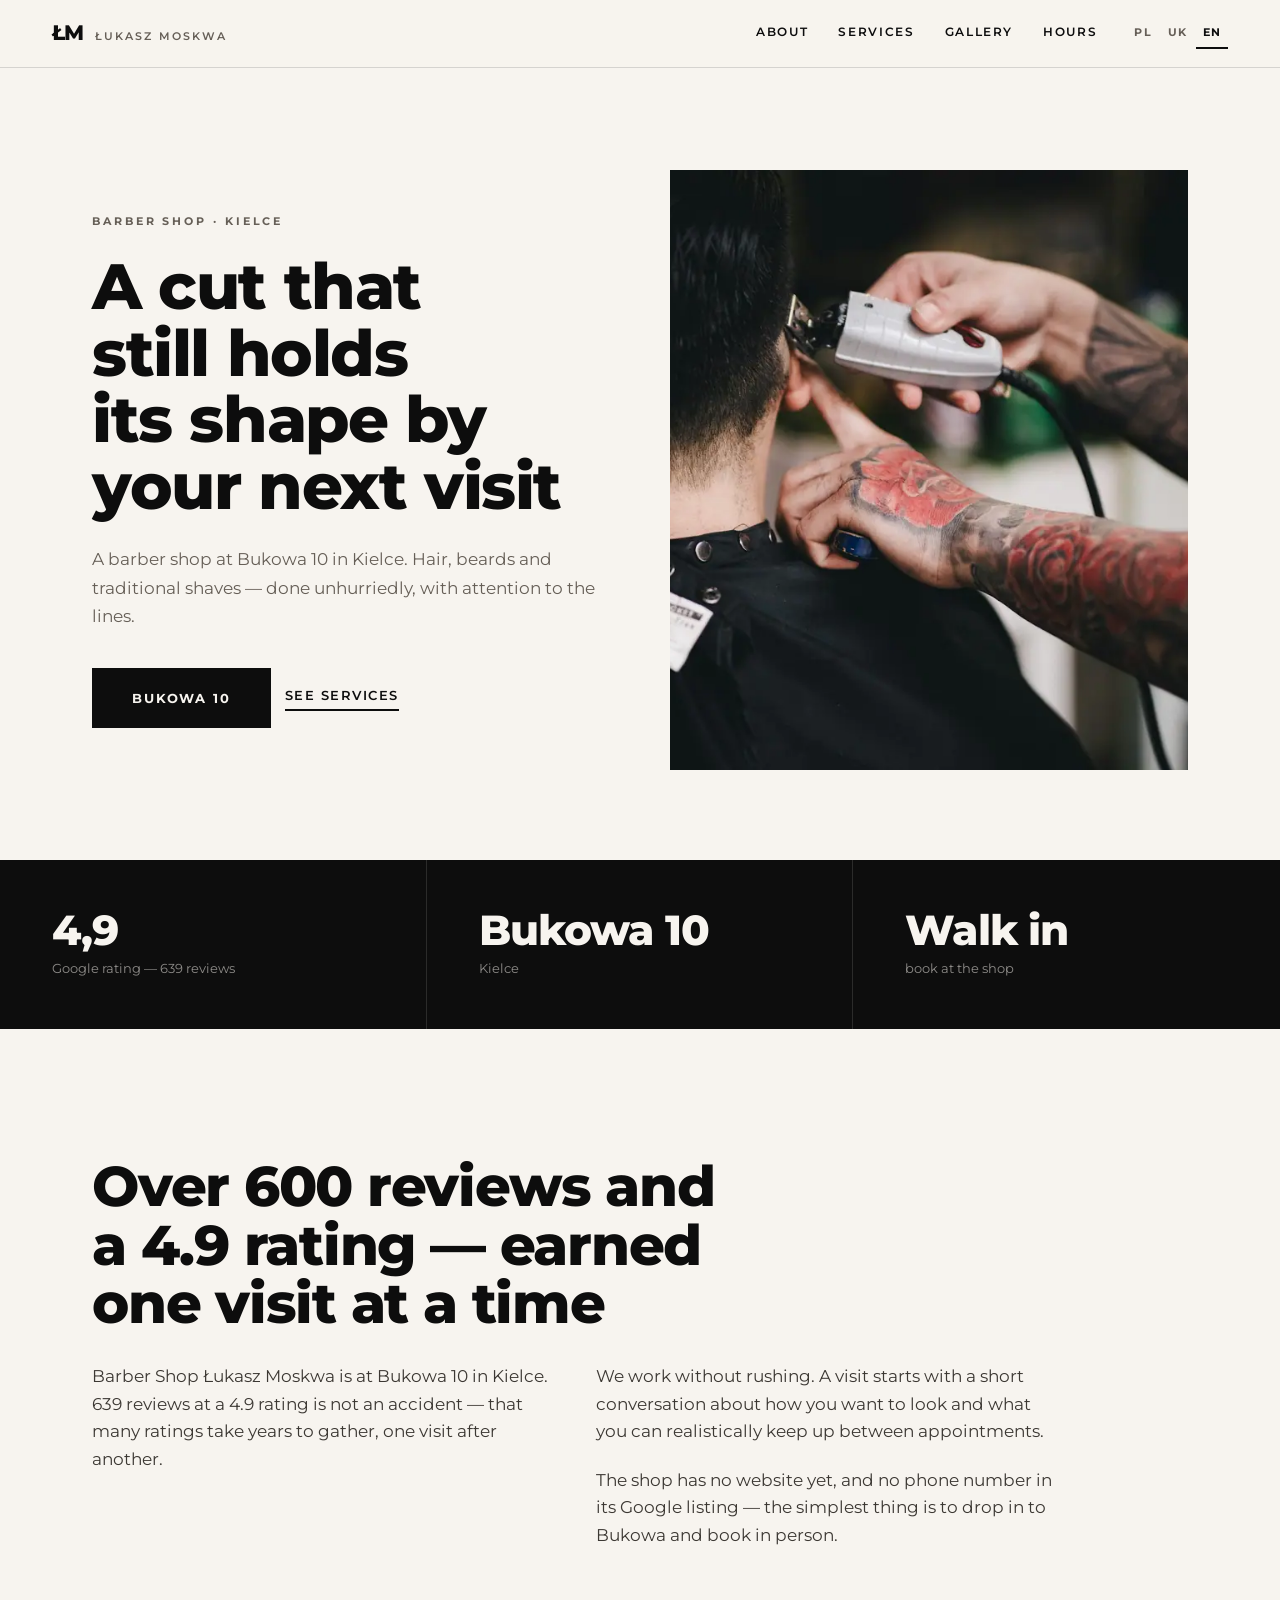
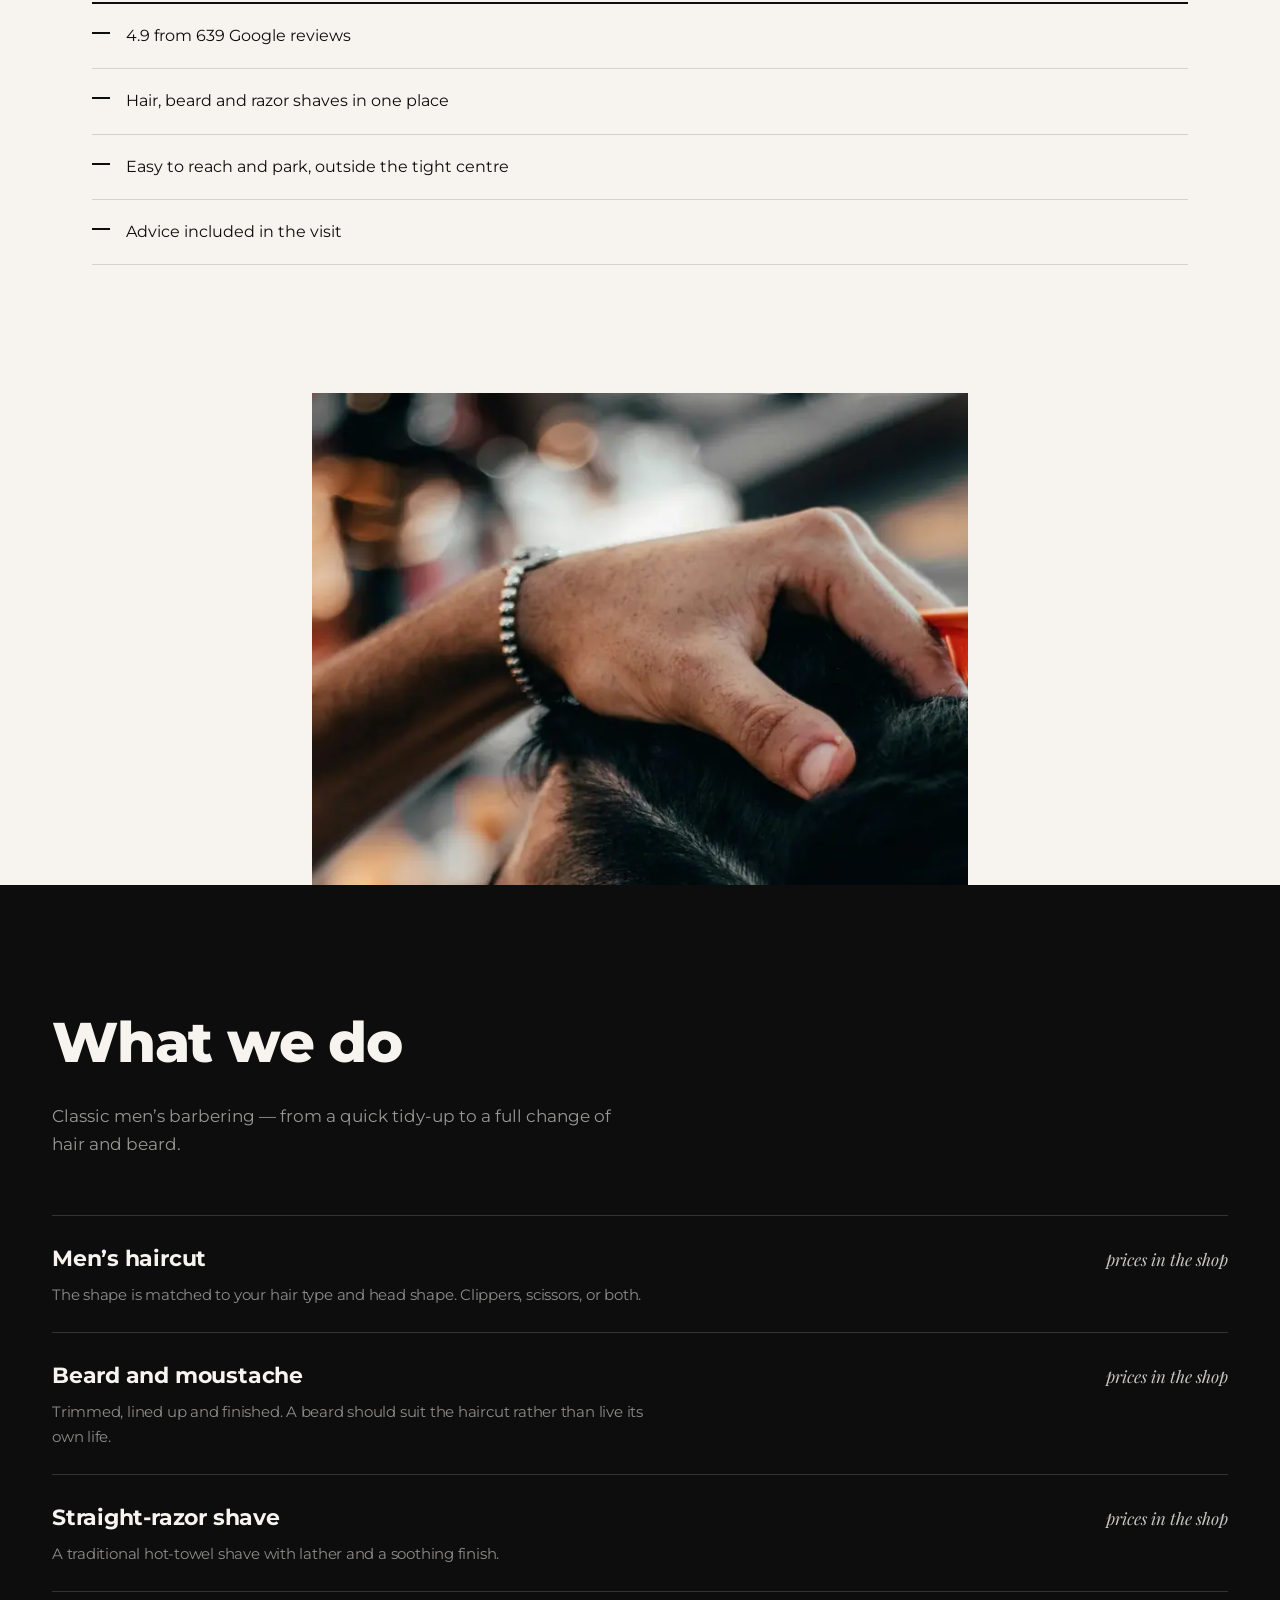
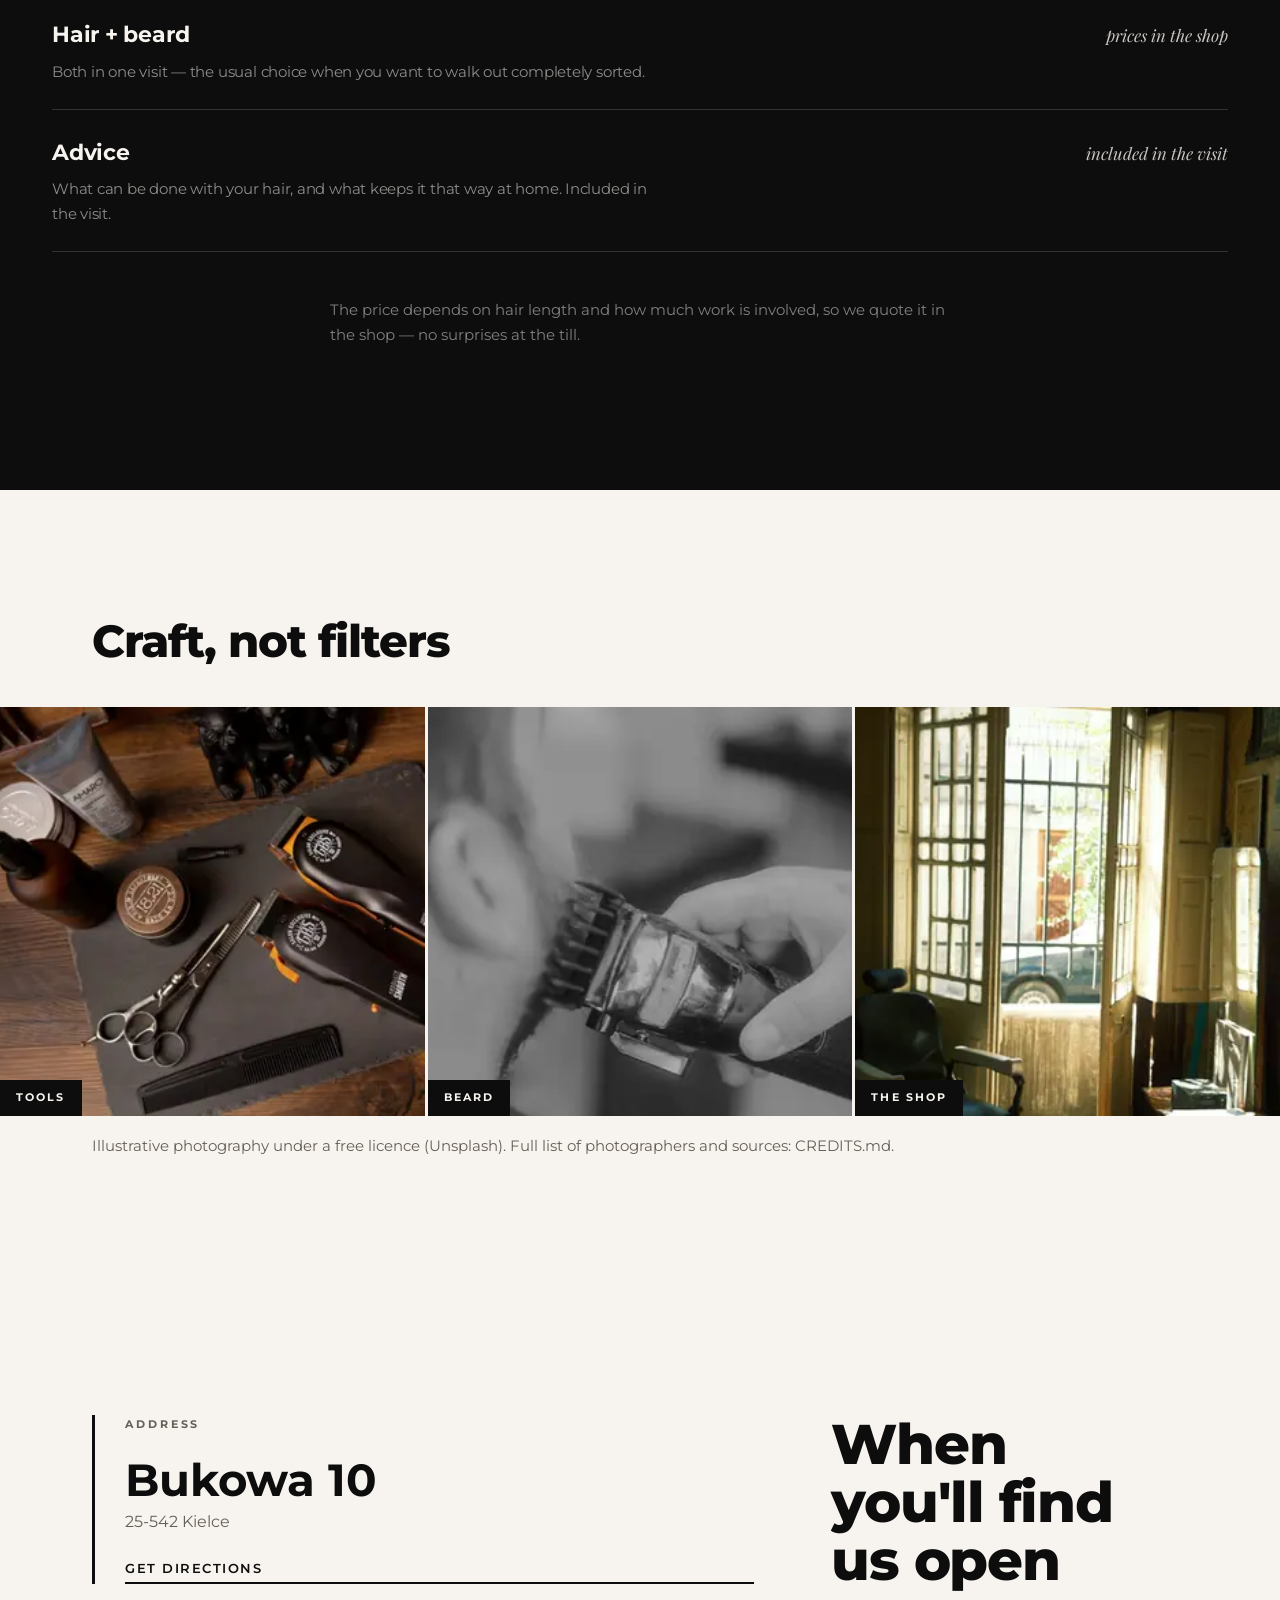
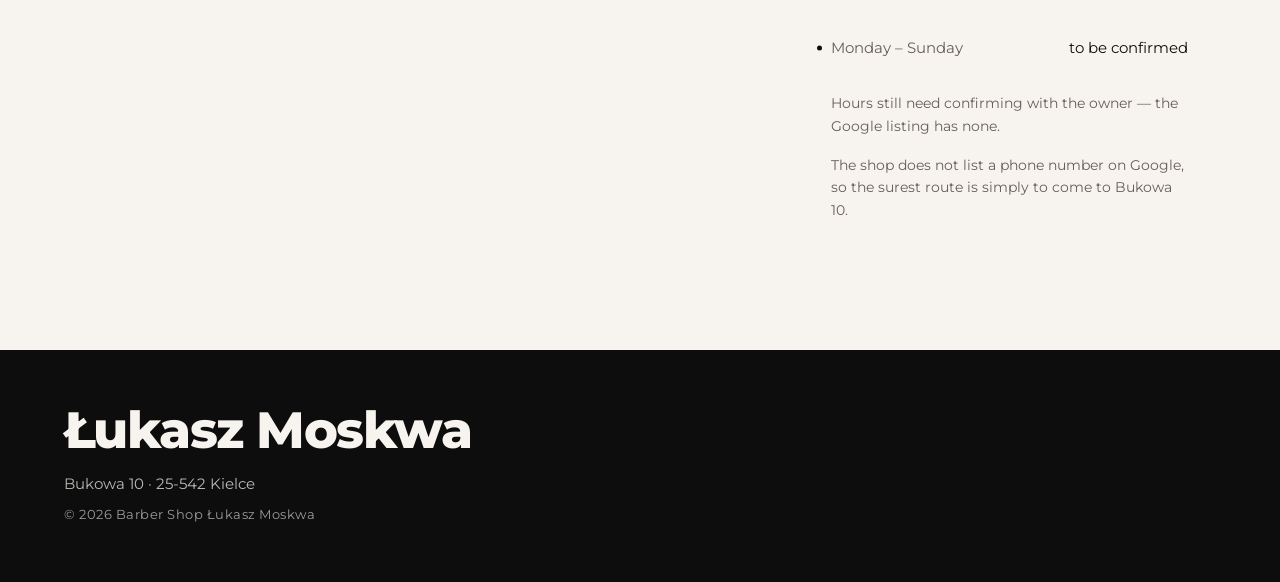
<file: index.html>
<!DOCTYPE html>
<html lang="pl">
<head>
<meta charset="utf-8">
<meta name="viewport" content="width=device-width, initial-scale=1">
<title>Barber Shop Łukasz Moskwa — barber męski, Kielce Bukowa 10</title>
<meta name="description" content="Barber shop przy Bukowej 10 w Kielcach. Strzyżenie męskie, broda i klasyczne golenie brzytwą. Ocena 4,9 przy 639 opiniach w Google.">
<meta name="robots" content="noindex, nofollow">
<link rel="canonical" href="https://otabekmamadaliev.github.io/barber-moskwa-kielce/">
<link rel="alternate" hreflang="pl" href="https://otabekmamadaliev.github.io/barber-moskwa-kielce/">
<link rel="alternate" hreflang="uk" href="https://otabekmamadaliev.github.io/barber-moskwa-kielce/uk/">
<link rel="alternate" hreflang="en" href="https://otabekmamadaliev.github.io/barber-moskwa-kielce/en/">
<link rel="alternate" hreflang="x-default" href="https://otabekmamadaliev.github.io/barber-moskwa-kielce/">
<meta name="theme-color" content="#0D0D0D">
<meta property="og:type" content="website">
<meta property="og:locale" content="pl_PL">
<meta property="og:site_name" content="Barber Shop Łukasz Moskwa">
<meta property="og:title" content="Barber Shop Łukasz Moskwa — barber męski, Kielce Bukowa 10">
<meta property="og:description" content="Barber shop przy Bukowej 10 w Kielcach. Strzyżenie męskie, broda i klasyczne golenie brzytwą. Ocena 4,9 przy 639 opiniach w Google.">
<meta property="og:url" content="https://otabekmamadaliev.github.io/barber-moskwa-kielce/">
<meta property="og:image" content="https://otabekmamadaliev.github.io/barber-moskwa-kielce/assets/img/og.jpg">
<meta name="twitter:card" content="summary_large_image">
<link rel="icon" href="data:image/svg+xml,%3Csvg xmlns='http://www.w3.org/2000/svg' viewBox='0 0 32 32'%3E%3Crect width='32' height='32' fill='%230D0D0D'/%3E%3Ctext x='16' y='23' font-family='Arial Black,Arial' font-weight='900' font-size='16' fill='%23F7F4EF' text-anchor='middle'%3E%C5%81M%3C/text%3E%3C/svg%3E">
<link rel="preconnect" href="https://fonts.googleapis.com">
<link rel="preconnect" href="https://fonts.gstatic.com" crossorigin>
<link rel="stylesheet" href="https://fonts.googleapis.com/css2?family=Montserrat:wght@400;500;700;800&family=Playfair+Display:ital,wght@0,500;1,500&display=swap">
<script>
/* Wykrywanie języka — patrz komentarz w kielce-web-studio/tmp/gen/lang-auto.mjs.
   Działa przed CSS, żeby nie było mignięcia polską wersją. */
(function(){
  try{
    var tu = document.documentElement.lang.slice(0,2);
    var znane = { pl:1, uk:1, en:1 };
    function idz(l){
      var p = location.pathname.replace(/index\.html$/, '').replace(/\/(uk|en)\/?$/, '/');
      if (p.slice(-1) !== '/') p += '/';
      location.replace(l === 'pl' ? p : p + l + '/');
    }
    var wybrany = null;
    try { wybrany = localStorage.getItem('jezyk'); } catch(e){}
    if (wybrany && znane[wybrany]) { if (wybrany !== tu) idz(wybrany); return; }
    if (tu !== 'pl') return;
    try { if (sessionStorage.getItem('jezyk-auto')) return; sessionStorage.setItem('jezyk-auto','1'); } catch(e){}
    var chce = 'en';
    var lista = navigator.languages || [navigator.language || 'en'];
    for (var i = 0; i < lista.length; i++) {
      var l = String(lista[i]).slice(0,2).toLowerCase();
      if (znane[l]) { chce = l; break; }
    }
    if (chce !== 'pl') idz(chce);
  }catch(e){}
})();
</script>
<link rel="stylesheet" href="assets/style.css">

<link rel="preload" as="image" href="assets/img/hero-2000.webp"
      imagesrcset="assets/img/hero-640.webp 640w, assets/img/hero-960.webp 960w, assets/img/hero-1280.webp 1280w, assets/img/hero-1600.webp 1600w, assets/img/hero-2000.webp 2000w" imagesizes="100vw" type="image/webp" fetchpriority="high">

</head>
<body>
<a class="skip" href="#tresc">Przejdź do treści</a>

<!-- Pasek lekki i jasny: cała waga strony siedzi w nagłówku, nie w nawigacji. -->
<header class="top" id="gora">
  <a class="logo" href="#gora">ŁM<span>Łukasz Moskwa</span></a>
  <nav class="linki" aria-label="Menu główne">
    <a href="#zaklad">O nas</a>
    <a href="#cennik">Usługi</a>
    <a href="#praca">Galeria</a>
    <a href="#kiedy">Godziny</a>
  </nav>
  <div class="jez" role="group" aria-label="Wybór języka"><span class="lang is-on" aria-current="true">PL</span><a class="lang" href="uk/" hreflang="uk" title="Українська">UK</a><a class="lang" href="en/" hreflang="en" title="English">EN</a></div>
  <button class="menu-btn" type="button" aria-expanded="false" aria-controls="mob" aria-label="Otwórz menu">
    <span></span><span></span>
  </button>
</header>
<nav class="mob" id="mob" aria-label="Menu główne">
  <a href="#zaklad">O nas</a>
  <a href="#cennik">Usługi</a>
  <a href="#praca">Galeria</a>
  <a href="#kiedy">Godziny</a>
  <div class="jez jez--mob" role="group" aria-label="Wybór języka"><span class="lang is-on" aria-current="true">PL</span><a class="lang" href="uk/" hreflang="uk" title="Українська">UK</a><a class="lang" href="en/" hreflang="en" title="English">EN</a></div>
</nav>

<main id="tresc">

  <!-- Nagłówek na kremie, zdjęcie obok. Typografia jest bohaterem —
       tekst wjeżdża słowo po słowie, nie całym blokiem. -->
  <section class="wejscie">
    <div class="wejscie-slowa">
      <p class="mini">Barber shop &middot; Kielce</p>
      <h1 data-slowa>Strzyżenie, które trzyma formę do następnej wizyty</h1>
      <p class="podtytul">Barber shop przy Bukowej 10 w Kielcach. Włosy, broda i klasyczne golenie — robione spokojnie, z dbałością o linie.</p>
      <div class="akcje">

        <a class="czarny" href="https://www.google.com/maps/place/?q=place_id:ChIJPftjhMcnGEcRmWBFObBhGBE" target="_blank" rel="noopener">Bukowa 10</a>
        <a class="linia" href="#cennik">Zobacz usługi</a>
      </div>
    </div>
    <div class="wejscie-foto"><picture><source type="image/webp" srcset="assets/img/hero-640.webp 640w, assets/img/hero-960.webp 960w, assets/img/hero-1280.webp 1280w, assets/img/hero-1600.webp 1600w, assets/img/hero-2000.webp 2000w" sizes="100vw"><img class="img--hero" src="assets/img/hero-2000.jpg" srcset="assets/img/hero-640.jpg 640w, assets/img/hero-960.jpg 960w, assets/img/hero-1280.jpg 1280w, assets/img/hero-1600.jpg 1600w, assets/img/hero-2000.jpg 2000w" sizes="100vw" width="2000" height="1125" alt="Barber wykańcza maszynką linię włosów na karku klienta siedzącego w fotelu fryzjerskim" decoding="async" loading="eager" fetchpriority="high"></picture></div>
  </section>

  <!-- Pasek liczb na czerni, przez całą szerokość. -->
  <section class="liczby">
    <div><b>4,9</b><span>ocena w Google — 639 opinii</span></div>
    <div><b>Bukowa 10</b><span>Kielce</span></div>
    <div><b>Wizyta</b><span>umówisz się na miejscu</span></div>
  </section>

  <section class="zaklad" id="zaklad">
    <h2 data-slowa>Ponad 600 opinii i ocena 4,9 — zbierane wizyta po wizycie</h2>
    <div class="zaklad-tresc">
      <p>Barber Shop Łukasz Moskwa działa przy ulicy Bukowej 10 w Kielcach. 639 opinii przy ocenie 4,9 to nie przypadek — tyle ocen zbiera się latami, jedna wizyta po drugiej.</p><p>Pracujemy bez pośpiechu. Wizyta zaczyna się od krótkiej rozmowy o tym, jak chcesz wyglądać i co realnie da się utrzymać między jedną a drugą wizytą.</p><p>Salon nie ma jeszcze własnej strony ani numeru w wizytówce Google — najprościej wpaść na Bukową i umówić się na miejscu.</p>
    </div>
    <ul class="punkty"><li>4,9 przy 639 opiniach w Google</li><li>Włosy, broda i golenie brzytwą w jednym miejscu</li><li>Dojazd i parkowanie poza ścisłym centrum</li><li>Doradztwo w cenie wizyty</li></ul>
  </section>


  <figure class="szeroki"><picture><source type="image/webp" srcset="assets/img/about-480.webp 480w, assets/img/about-720.webp 720w, assets/img/about-960.webp 960w, assets/img/about-1200.webp 1200w" sizes="(min-width: 1160px) 508px, (min-width: 900px) 45vw, calc(100vw - 40px)"><img class="img--about" src="assets/img/about-1200.jpg" srcset="assets/img/about-480.jpg 480w, assets/img/about-720.jpg 720w, assets/img/about-960.jpg 960w, assets/img/about-1200.jpg 1200w" sizes="(min-width: 1160px) 508px, (min-width: 900px) 45vw, calc(100vw - 40px)" width="1200" height="900" alt="Zbliżenie dłoni barbera przycinających włosy na boku głowy klienta" decoding="async" loading="lazy"></picture></figure>


  <!-- Cennik dwukolumnowo, jak karta w zakładzie: nazwa z lewej, cena z prawej,
       kropki między nimi. Bez kafelków. -->
  <section class="cennik" id="cennik">
    <div class="cennik-glowa">
      <h2 data-slowa>Zakres usług</h2>
      <p class="podtytul">Klasyczny barbering dla mężczyzn — od szybkiej korekty po pełną metamorfozę włosów i brody.</p>
    </div>
    <dl class="karta">

      <div class="poz">
        <dt>Strzyżenie męskie<em>Dobór kształtu do typu włosów i budowy głowy. Maszynka, nożyczki albo jedno i drugie.</em></dt>
        <dd>cennik w salonie</dd>
      </div>

      <div class="poz">
        <dt>Broda i wąsy<em>Skrócenie, wyrysowanie linii i wykończenie. Broda ma pasować do fryzury, nie żyć osobno.</em></dt>
        <dd>cennik w salonie</dd>
      </div>

      <div class="poz">
        <dt>Golenie brzytwą<em>Tradycyjne golenie na gorącym ręczniku, z pianą i kojącym wykończeniem.</em></dt>
        <dd>cennik w salonie</dd>
      </div>

      <div class="poz">
        <dt>Włosy + broda<em>Komplet w jednej wizycie — najczęściej wybierane, gdy chcesz wyjść całkowicie ogarnięty.</em></dt>
        <dd>cennik w salonie</dd>
      </div>

      <div class="poz">
        <dt>Doradztwo<em>Co da się zrobić z Twoimi włosami i czym to utrzymać w domu. W cenie wizyty.</em></dt>
        <dd>w cenie wizyty</dd>
      </div>

    </dl>
    <p class="nota">Cena zależy od długości włosów i zakresu usługi, dlatego podajemy ją w salonie — bez niespodzianek przy kasie.</p>
  </section>


  <section class="praca" id="praca" aria-label="Galeria">
    <h2 class="praca-tyt">Rzemiosło, nie filtry</h2>
    <div class="praca-siatka">
      <figure><picture><source type="image/webp" srcset="assets/img/detail-tools-400.webp 400w, assets/img/detail-tools-600.webp 600w, assets/img/detail-tools-800.webp 800w" sizes="(min-width: 1160px) 350px, (min-width: 980px) 31vw, (min-width: 640px) calc(50vw - 28px), calc(100vw - 40px)"><img class="img--detail-tools" src="assets/img/detail-tools-800.jpg" srcset="assets/img/detail-tools-400.jpg 400w, assets/img/detail-tools-600.jpg 600w, assets/img/detail-tools-800.jpg 800w" sizes="(min-width: 1160px) 350px, (min-width: 980px) 31vw, (min-width: 640px) calc(50vw - 28px), calc(100vw - 40px)" width="800" height="600" alt="Maszynki do strzyżenia, nożyczki, grzebień i kosmetyki barberskie ułożone na kamiennej płycie" decoding="async" loading="lazy"></picture><figcaption>Narzędzia</figcaption></figure><figure><picture><source type="image/webp" srcset="assets/img/detail-beard-400.webp 400w, assets/img/detail-beard-600.webp 600w, assets/img/detail-beard-800.webp 800w" sizes="(min-width: 1160px) 350px, (min-width: 980px) 31vw, (min-width: 640px) calc(50vw - 28px), calc(100vw - 40px)"><img class="img--detail-beard" src="assets/img/detail-beard-800.jpg" srcset="assets/img/detail-beard-400.jpg 400w, assets/img/detail-beard-600.jpg 600w, assets/img/detail-beard-800.jpg 800w" sizes="(min-width: 1160px) 350px, (min-width: 980px) 31vw, (min-width: 640px) calc(50vw - 28px), calc(100vw - 40px)" width="800" height="600" alt="Zbliżenie trymera przycinającego brodę wzdłuż linii żuchwy" decoding="async" loading="lazy"></picture><figcaption>Broda</figcaption></figure><figure><picture><source type="image/webp" srcset="assets/img/detail-interior-400.webp 400w, assets/img/detail-interior-600.webp 600w, assets/img/detail-interior-800.webp 800w" sizes="(min-width: 1160px) 350px, (min-width: 980px) 31vw, (min-width: 640px) calc(50vw - 28px), calc(100vw - 40px)"><img class="img--detail-interior" src="assets/img/detail-interior-800.jpg" srcset="assets/img/detail-interior-400.jpg 400w, assets/img/detail-interior-600.jpg 600w, assets/img/detail-interior-800.jpg 800w" sizes="(min-width: 1160px) 350px, (min-width: 980px) 31vw, (min-width: 640px) calc(50vw - 28px), calc(100vw - 40px)" width="800" height="600" alt="Klasyczny fotel barberski w rozświetlonym słońcem wnętrzu salonu" decoding="async" loading="lazy"></picture><figcaption>Salon</figcaption></figure>
    </div>
    <p class="nota nota--jasna">Zdjęcia ilustracyjne na wolnej licencji (Unsplash). Pełna lista autorów i źródeł: CREDITS.md.</p>
  </section>


  <!-- Kontakt jako TABLICZKA NA DRZWIACH: adres wielkim drukiem u góry, pod nim
       godziny sklejone w zakresy — dokładnie tak, jak wypisuje się je na szybie
       zakładu. Zero osadzonej mapy: Bukowa 10 to jeden adres, a nie kampus. -->
  <section class="kiedy" id="kiedy">
    <div class="tabliczka">
      <p class="mini">Adres</p>
      <p class="ulica">Bukowa 10</p>
      <p class="miasto">25-542 Kielce</p>

      <a class="linia" href="https://www.google.com/maps/place/?q=place_id:ChIJPftjhMcnGEcRmWBFObBhGBE" target="_blank" rel="noopener">Wyznacz trasę</a>
    </div>
    <div class="otwarte">
      <h2 data-slowa>Kiedy nas zastaniesz</h2>
      <ul class="zakresy"><li class="zakres zakres--zamkniete" data-dni="0,1,2,3,4,5,6"><span class="zakres-dni">Poniedziałek – Niedziela</span><span class="zakres-czas">do potwierdzenia</span></li></ul>
      <p class="mala">Godziny do potwierdzenia z właścicielem — w wizytówce Google ich nie ma.</p>
      <p class="mala">Salon nie podaje numeru telefonu w wizytówce Google, więc najpewniejsza droga to po prostu przyjść na Bukową 10.</p>
    </div>
  </section>

</main>

<!-- Stopka do lewej, nie wysrodkowana: cala ta strona jest lewostronna,
     a wysrodkowana stopka wygladalaby jak doklejona z innego szablonu. -->
<footer class="dol">
  <p class="dol-logo">Łukasz Moskwa</p>
  <p class="dol-linia">Bukowa 10 &middot; 25-542 Kielce</p>
  <p class="mala">&copy; 2026 Barber Shop Łukasz Moskwa</p>
</footer>

<script id="i18n" type="application/json">{"sending":"Wysyłanie…","fillAll":"Uzupełnij wszystkie pola formularza.","openingMail":"Otwieramy Twój program pocztowy…","notConnected":"Formularz nie jest jeszcze podłączony. Prosimy o kontakt telefoniczny.","sent":"Dziękujemy! Wiadomość została wysłana — odezwiemy się wkrótce.","failed":"Nie udało się wysłać wiadomości. Prosimy o kontakt telefoniczny.","mailName":"Imię i nazwisko","mailContact":"Kontakt","backToTop":"Wróć na górę","closeGallery":"Zamknij podgląd","prevImage":"Poprzednie zdjęcie","nextImage":"Następne zdjęcie","closeMenu":"Zamknij menu"}</script>
<script src="assets/app.js" defer></script>
<script type="application/ld+json">{
  "@context": "https://schema.org",
  "@type": "HairSalon",
  "name": "Barber Shop Łukasz Moskwa",
  "image": "https://otabekmamadaliev.github.io/barber-moskwa-kielce/assets/img/og.jpg",
  "url": "https://otabekmamadaliev.github.io/barber-moskwa-kielce/",
  "priceRange": "$$",
  "address": {
    "@type": "PostalAddress",
    "streetAddress": "Bukowa 10",
    "addressLocality": "Kielce",
    "postalCode": "25-542",
    "addressRegion": "świętokrzyskie",
    "addressCountry": "PL"
  },
  "geo": {
    "@type": "GeoCoordinates",
    "latitude": 50.885872,
    "longitude": 20.640176
  },
  "hasMap": "https://www.google.com/maps/place/?q=place_id:ChIJPftjhMcnGEcRmWBFObBhGBE",
  "areaServed": {
    "@type": "City",
    "name": "Kielce"
  },
  "sameAs": []
}</script>
</body>
</html>
</file>
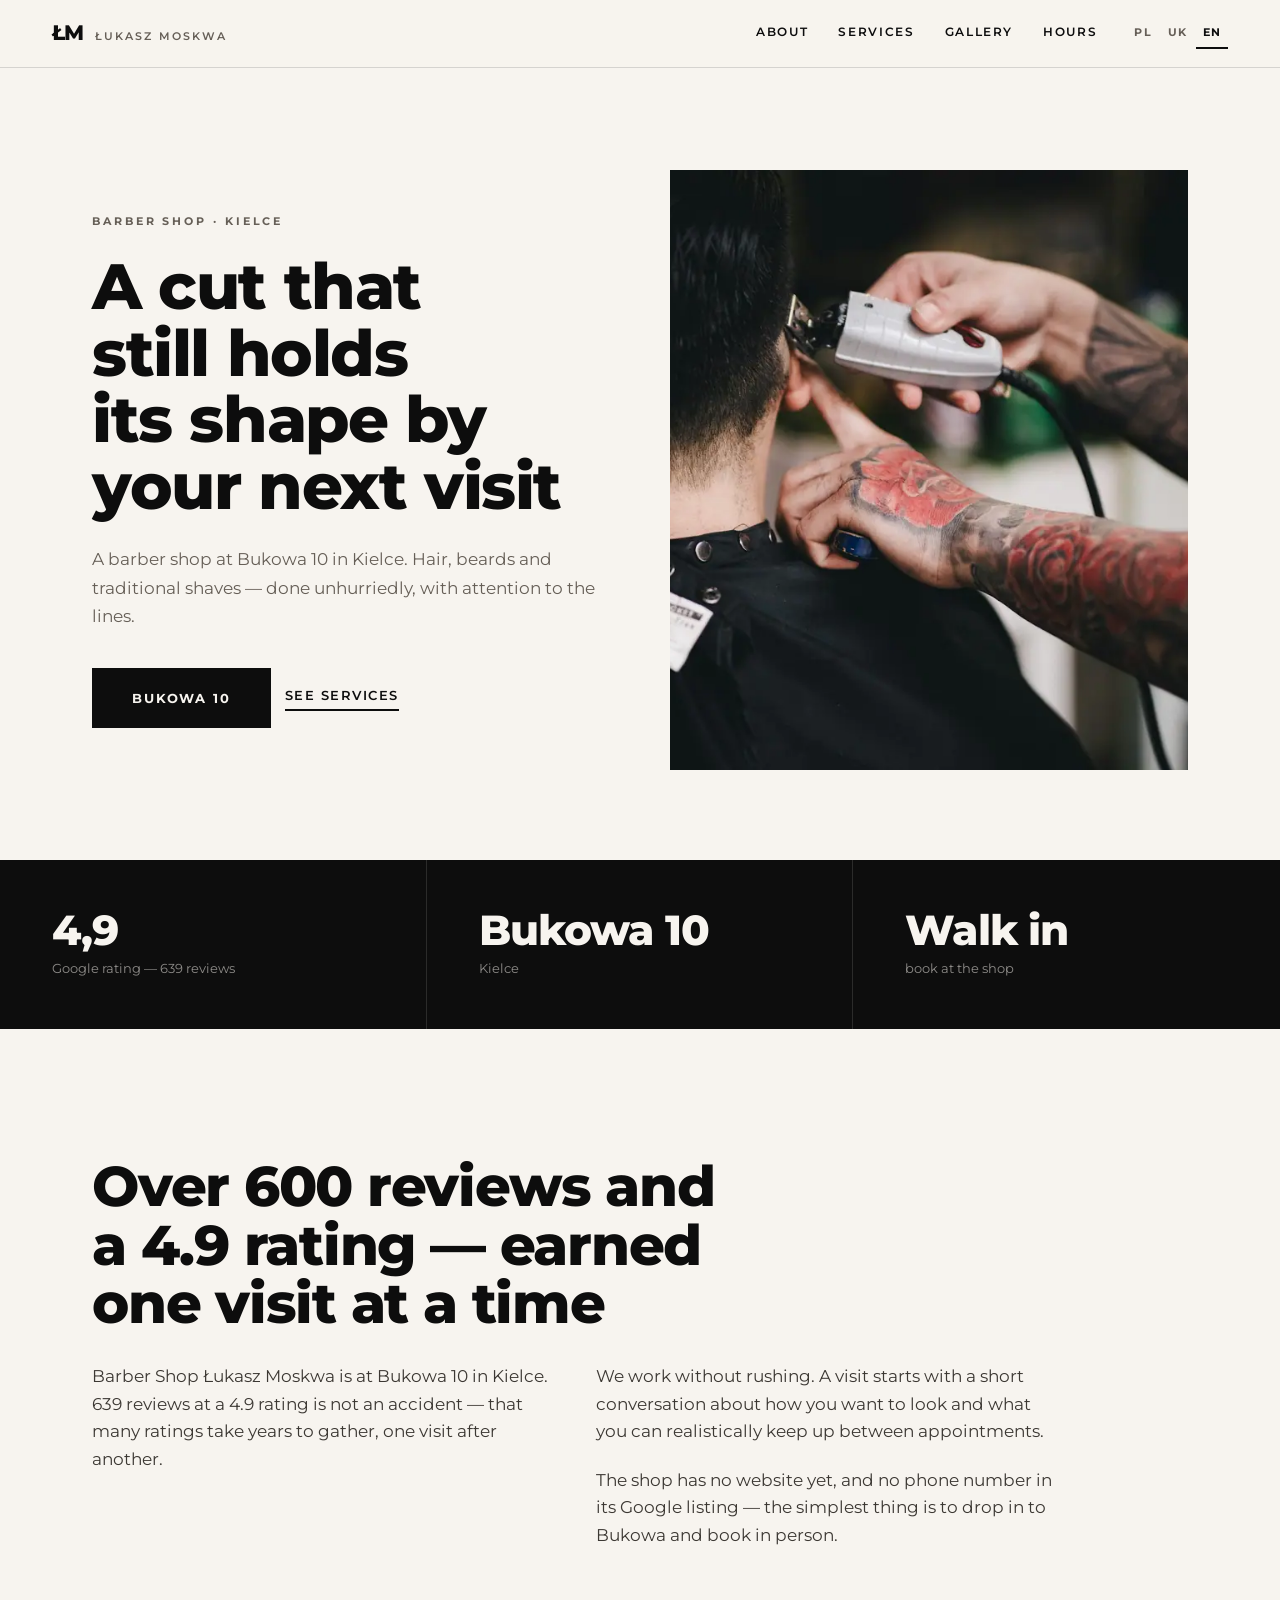
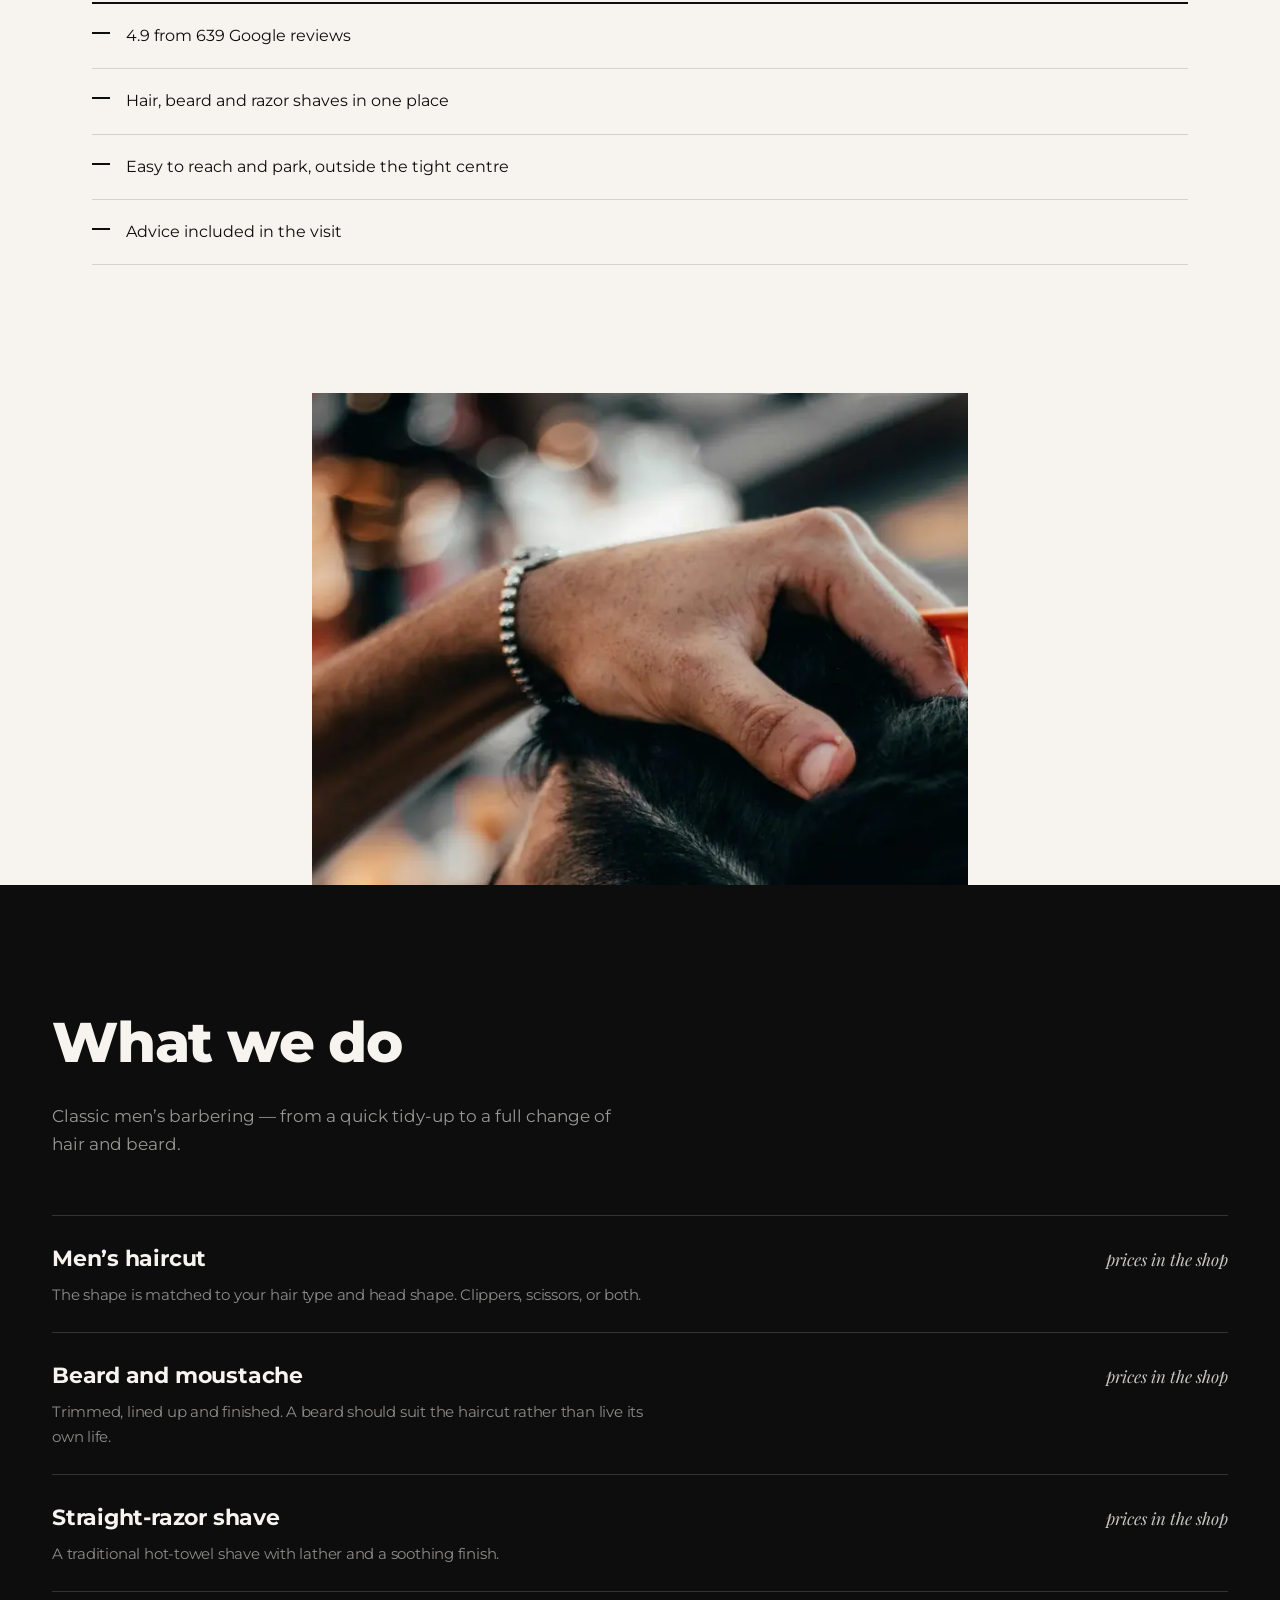
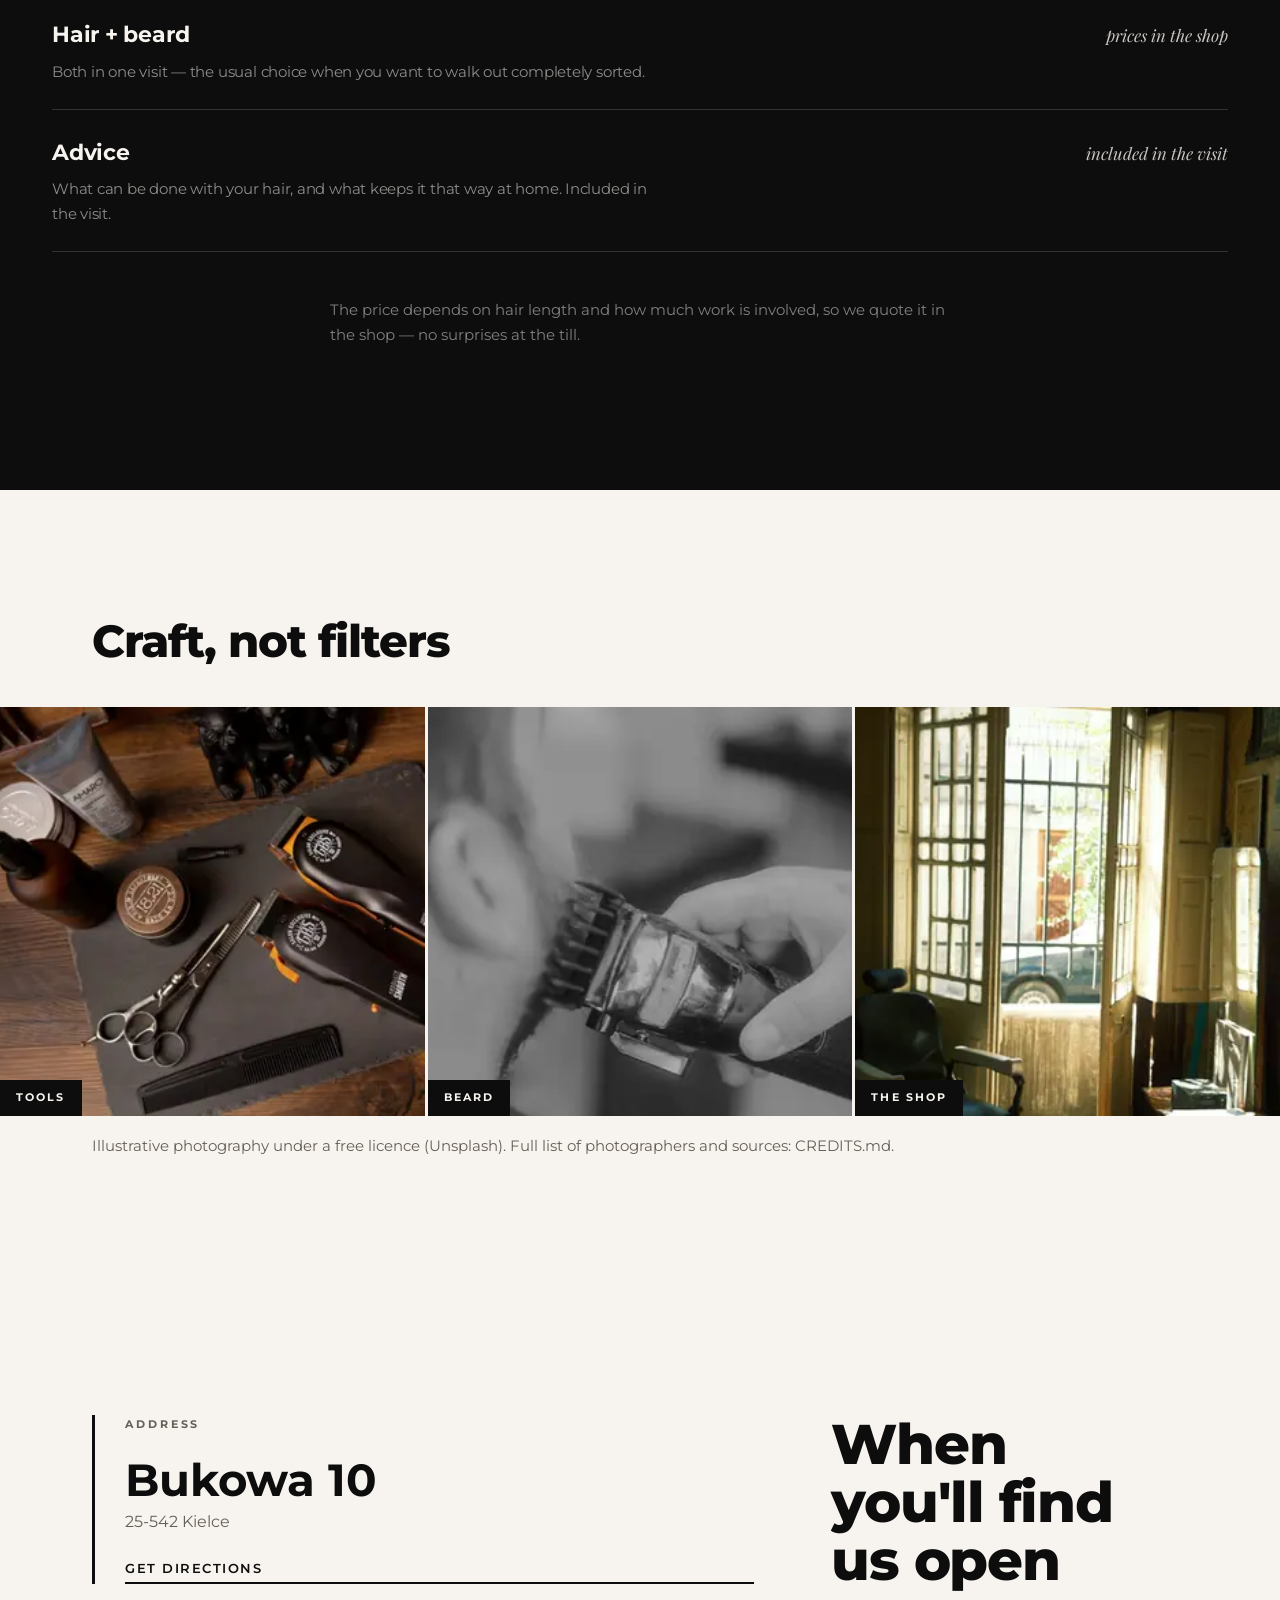
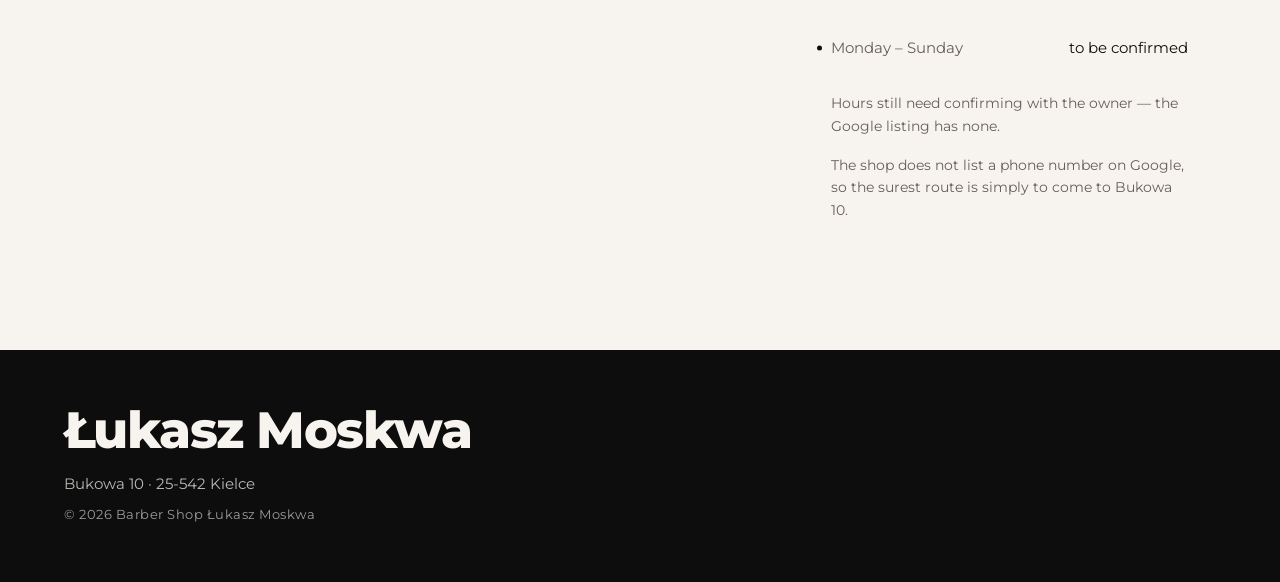
<file: en/index.html>
<!DOCTYPE html>
<html lang="en">
<head>
<meta charset="utf-8">
<meta name="viewport" content="width=device-width, initial-scale=1">
<title>Barber Shop Łukasz Moskwa — men’s barber, Kielce, Bukowa 10</title>
<meta name="description" content="Barber shop at Bukowa 10 in Kielce. Men’s haircuts, beard work and traditional razor shaves. Rated 4.9 from 639 Google reviews.">
<meta name="robots" content="noindex, nofollow">
<link rel="canonical" href="https://otabekmamadaliev.github.io/barber-moskwa-kielce/en/">
<link rel="alternate" hreflang="pl" href="https://otabekmamadaliev.github.io/barber-moskwa-kielce/">
<link rel="alternate" hreflang="uk" href="https://otabekmamadaliev.github.io/barber-moskwa-kielce/uk/">
<link rel="alternate" hreflang="en" href="https://otabekmamadaliev.github.io/barber-moskwa-kielce/en/">
<link rel="alternate" hreflang="x-default" href="https://otabekmamadaliev.github.io/barber-moskwa-kielce/">
<meta name="theme-color" content="#0D0D0D">
<meta property="og:type" content="website">
<meta property="og:locale" content="en_GB">
<meta property="og:site_name" content="Barber Shop Łukasz Moskwa">
<meta property="og:title" content="Barber Shop Łukasz Moskwa — men’s barber, Kielce, Bukowa 10">
<meta property="og:description" content="Barber shop at Bukowa 10 in Kielce. Men’s haircuts, beard work and traditional razor shaves. Rated 4.9 from 639 Google reviews.">
<meta property="og:url" content="https://otabekmamadaliev.github.io/barber-moskwa-kielce/en/">
<meta property="og:image" content="https://otabekmamadaliev.github.io/barber-moskwa-kielce/assets/img/og.jpg">
<meta name="twitter:card" content="summary_large_image">
<link rel="icon" href="data:image/svg+xml,%3Csvg xmlns='http://www.w3.org/2000/svg' viewBox='0 0 32 32'%3E%3Crect width='32' height='32' fill='%230D0D0D'/%3E%3Ctext x='16' y='23' font-family='Arial Black,Arial' font-weight='900' font-size='16' fill='%23F7F4EF' text-anchor='middle'%3E%C5%81M%3C/text%3E%3C/svg%3E">
<link rel="preconnect" href="https://fonts.googleapis.com">
<link rel="preconnect" href="https://fonts.gstatic.com" crossorigin>
<link rel="stylesheet" href="https://fonts.googleapis.com/css2?family=Montserrat:wght@400;500;700;800&family=Playfair+Display:ital,wght@0,500;1,500&display=swap">
<script>
/* Wykrywanie języka — patrz komentarz w kielce-web-studio/tmp/gen/lang-auto.mjs.
   Działa przed CSS, żeby nie było mignięcia polską wersją. */
(function(){
  try{
    var tu = document.documentElement.lang.slice(0,2);
    var znane = { pl:1, uk:1, en:1 };
    function idz(l){
      var p = location.pathname.replace(/index\.html$/, '').replace(/\/(uk|en)\/?$/, '/');
      if (p.slice(-1) !== '/') p += '/';
      location.replace(l === 'pl' ? p : p + l + '/');
    }
    var wybrany = null;
    try { wybrany = localStorage.getItem('jezyk'); } catch(e){}
    if (wybrany && znane[wybrany]) { if (wybrany !== tu) idz(wybrany); return; }
    if (tu !== 'pl') return;
    try { if (sessionStorage.getItem('jezyk-auto')) return; sessionStorage.setItem('jezyk-auto','1'); } catch(e){}
    var chce = 'en';
    var lista = navigator.languages || [navigator.language || 'en'];
    for (var i = 0; i < lista.length; i++) {
      var l = String(lista[i]).slice(0,2).toLowerCase();
      if (znane[l]) { chce = l; break; }
    }
    if (chce !== 'pl') idz(chce);
  }catch(e){}
})();
</script>
<link rel="stylesheet" href="../assets/style.css">

<link rel="preload" as="image" href="../assets/img/hero-2000.webp"
      imagesrcset="../assets/img/hero-640.webp 640w, ../assets/img/hero-960.webp 960w, ../assets/img/hero-1280.webp 1280w, ../assets/img/hero-1600.webp 1600w, ../assets/img/hero-2000.webp 2000w" imagesizes="100vw" type="image/webp" fetchpriority="high">

</head>
<body>
<a class="skip" href="#tresc">Skip to content</a>

<!-- Pasek lekki i jasny: cała waga strony siedzi w nagłówku, nie w nawigacji. -->
<header class="top" id="gora">
  <a class="logo" href="#gora">ŁM<span>Łukasz Moskwa</span></a>
  <nav class="linki" aria-label="Main menu">
    <a href="#zaklad">About</a>
    <a href="#cennik">Services</a>
    <a href="#praca">Gallery</a>
    <a href="#kiedy">Hours</a>
  </nav>
  <div class="jez" role="group" aria-label="Language"><a class="lang" href=".././" hreflang="pl" title="Polski">PL</a><a class="lang" href="../uk/" hreflang="uk" title="Українська">UK</a><span class="lang is-on" aria-current="true">EN</span></div>
  <button class="menu-btn" type="button" aria-expanded="false" aria-controls="mob" aria-label="Open menu">
    <span></span><span></span>
  </button>
</header>
<nav class="mob" id="mob" aria-label="Main menu">
  <a href="#zaklad">About</a>
  <a href="#cennik">Services</a>
  <a href="#praca">Gallery</a>
  <a href="#kiedy">Hours</a>
  <div class="jez jez--mob" role="group" aria-label="Language"><a class="lang" href=".././" hreflang="pl" title="Polski">PL</a><a class="lang" href="../uk/" hreflang="uk" title="Українська">UK</a><span class="lang is-on" aria-current="true">EN</span></div>
</nav>

<main id="tresc">

  <!-- Nagłówek na kremie, zdjęcie obok. Typografia jest bohaterem —
       tekst wjeżdża słowo po słowie, nie całym blokiem. -->
  <section class="wejscie">
    <div class="wejscie-slowa">
      <p class="mini">Barber shop &middot; Kielce</p>
      <h1 data-slowa>A cut that still holds its shape by your next visit</h1>
      <p class="podtytul">A barber shop at Bukowa 10 in Kielce. Hair, beards and traditional shaves — done unhurriedly, with attention to the lines.</p>
      <div class="akcje">

        <a class="czarny" href="https://www.google.com/maps/place/?q=place_id:ChIJPftjhMcnGEcRmWBFObBhGBE" target="_blank" rel="noopener">Bukowa 10</a>
        <a class="linia" href="#cennik">See services</a>
      </div>
    </div>
    <div class="wejscie-foto"><picture><source type="image/webp" srcset="../assets/img/hero-640.webp 640w, ../assets/img/hero-960.webp 960w, ../assets/img/hero-1280.webp 1280w, ../assets/img/hero-1600.webp 1600w, ../assets/img/hero-2000.webp 2000w" sizes="100vw"><img class="img--hero" src="../assets/img/hero-2000.jpg" srcset="../assets/img/hero-640.jpg 640w, ../assets/img/hero-960.jpg 960w, ../assets/img/hero-1280.jpg 1280w, ../assets/img/hero-1600.jpg 1600w, ../assets/img/hero-2000.jpg 2000w" sizes="100vw" width="2000" height="1125" alt="Barber wykańcza maszynką linię włosów na karku klienta siedzącego w fotelu fryzjerskim" decoding="async" loading="eager" fetchpriority="high"></picture></div>
  </section>

  <!-- Pasek liczb na czerni, przez całą szerokość. -->
  <section class="liczby">
    <div><b>4,9</b><span>Google rating — 639 reviews</span></div>
    <div><b>Bukowa 10</b><span>Kielce</span></div>
    <div><b>Walk in</b><span>book at the shop</span></div>
  </section>

  <section class="zaklad" id="zaklad">
    <h2 data-slowa>Over 600 reviews and a 4.9 rating — earned one visit at a time</h2>
    <div class="zaklad-tresc">
      <p>Barber Shop Łukasz Moskwa is at Bukowa 10 in Kielce. 639 reviews at a 4.9 rating is not an accident — that many ratings take years to gather, one visit after another.</p><p>We work without rushing. A visit starts with a short conversation about how you want to look and what you can realistically keep up between appointments.</p><p>The shop has no website yet, and no phone number in its Google listing — the simplest thing is to drop in to Bukowa and book in person.</p>
    </div>
    <ul class="punkty"><li>4.9 from 639 Google reviews</li><li>Hair, beard and razor shaves in one place</li><li>Easy to reach and park, outside the tight centre</li><li>Advice included in the visit</li></ul>
  </section>


  <figure class="szeroki"><picture><source type="image/webp" srcset="../assets/img/about-480.webp 480w, ../assets/img/about-720.webp 720w, ../assets/img/about-960.webp 960w, ../assets/img/about-1200.webp 1200w" sizes="(min-width: 1160px) 508px, (min-width: 900px) 45vw, calc(100vw - 40px)"><img class="img--about" src="../assets/img/about-1200.jpg" srcset="../assets/img/about-480.jpg 480w, ../assets/img/about-720.jpg 720w, ../assets/img/about-960.jpg 960w, ../assets/img/about-1200.jpg 1200w" sizes="(min-width: 1160px) 508px, (min-width: 900px) 45vw, calc(100vw - 40px)" width="1200" height="900" alt="A barber chair against a pale wall, with lockers and a tool station beside it" decoding="async" loading="lazy"></picture></figure>


  <!-- Cennik dwukolumnowo, jak karta w zakładzie: nazwa z lewej, cena z prawej,
       kropki między nimi. Bez kafelków. -->
  <section class="cennik" id="cennik">
    <div class="cennik-glowa">
      <h2 data-slowa>What we do</h2>
      <p class="podtytul">Classic men’s barbering — from a quick tidy-up to a full change of hair and beard.</p>
    </div>
    <dl class="karta">

      <div class="poz">
        <dt>Men’s haircut<em>The shape is matched to your hair type and head shape. Clippers, scissors, or both.</em></dt>
        <dd>prices in the shop</dd>
      </div>

      <div class="poz">
        <dt>Beard and moustache<em>Trimmed, lined up and finished. A beard should suit the haircut rather than live its own life.</em></dt>
        <dd>prices in the shop</dd>
      </div>

      <div class="poz">
        <dt>Straight-razor shave<em>A traditional hot-towel shave with lather and a soothing finish.</em></dt>
        <dd>prices in the shop</dd>
      </div>

      <div class="poz">
        <dt>Hair + beard<em>Both in one visit — the usual choice when you want to walk out completely sorted.</em></dt>
        <dd>prices in the shop</dd>
      </div>

      <div class="poz">
        <dt>Advice<em>What can be done with your hair, and what keeps it that way at home. Included in the visit.</em></dt>
        <dd>included in the visit</dd>
      </div>

    </dl>
    <p class="nota">The price depends on hair length and how much work is involved, so we quote it in the shop — no surprises at the till.</p>
  </section>


  <section class="praca" id="praca" aria-label="Gallery">
    <h2 class="praca-tyt">Craft, not filters</h2>
    <div class="praca-siatka">
      <figure><picture><source type="image/webp" srcset="../assets/img/detail-tools-400.webp 400w, ../assets/img/detail-tools-600.webp 600w, ../assets/img/detail-tools-800.webp 800w" sizes="(min-width: 1160px) 350px, (min-width: 980px) 31vw, (min-width: 640px) calc(50vw - 28px), calc(100vw - 40px)"><img class="img--detail-tools" src="../assets/img/detail-tools-800.jpg" srcset="../assets/img/detail-tools-400.jpg 400w, ../assets/img/detail-tools-600.jpg 600w, ../assets/img/detail-tools-800.jpg 800w" sizes="(min-width: 1160px) 350px, (min-width: 980px) 31vw, (min-width: 640px) calc(50vw - 28px), calc(100vw - 40px)" width="800" height="600" alt="Maszynki do strzyżenia, nożyczki, grzebień i kosmetyki barberskie ułożone na kamiennej płycie" decoding="async" loading="lazy"></picture><figcaption>Tools</figcaption></figure><figure><picture><source type="image/webp" srcset="../assets/img/detail-beard-400.webp 400w, ../assets/img/detail-beard-600.webp 600w, ../assets/img/detail-beard-800.webp 800w" sizes="(min-width: 1160px) 350px, (min-width: 980px) 31vw, (min-width: 640px) calc(50vw - 28px), calc(100vw - 40px)"><img class="img--detail-beard" src="../assets/img/detail-beard-800.jpg" srcset="../assets/img/detail-beard-400.jpg 400w, ../assets/img/detail-beard-600.jpg 600w, ../assets/img/detail-beard-800.jpg 800w" sizes="(min-width: 1160px) 350px, (min-width: 980px) 31vw, (min-width: 640px) calc(50vw - 28px), calc(100vw - 40px)" width="800" height="600" alt="Zbliżenie trymera przycinającego brodę wzdłuż linii żuchwy" decoding="async" loading="lazy"></picture><figcaption>Beard</figcaption></figure><figure><picture><source type="image/webp" srcset="../assets/img/detail-interior-400.webp 400w, ../assets/img/detail-interior-600.webp 600w, ../assets/img/detail-interior-800.webp 800w" sizes="(min-width: 1160px) 350px, (min-width: 980px) 31vw, (min-width: 640px) calc(50vw - 28px), calc(100vw - 40px)"><img class="img--detail-interior" src="../assets/img/detail-interior-800.jpg" srcset="../assets/img/detail-interior-400.jpg 400w, ../assets/img/detail-interior-600.jpg 600w, ../assets/img/detail-interior-800.jpg 800w" sizes="(min-width: 1160px) 350px, (min-width: 980px) 31vw, (min-width: 640px) calc(50vw - 28px), calc(100vw - 40px)" width="800" height="600" alt="Klasyczny fotel barberski w rozświetlonym słońcem wnętrzu salonu" decoding="async" loading="lazy"></picture><figcaption>The shop</figcaption></figure>
    </div>
    <p class="nota nota--jasna">Illustrative photography under a free licence (Unsplash). Full list of photographers and sources: CREDITS.md.</p>
  </section>


  <!-- Kontakt jako TABLICZKA NA DRZWIACH: adres wielkim drukiem u góry, pod nim
       godziny sklejone w zakresy — dokładnie tak, jak wypisuje się je na szybie
       zakładu. Zero osadzonej mapy: Bukowa 10 to jeden adres, a nie kampus. -->
  <section class="kiedy" id="kiedy">
    <div class="tabliczka">
      <p class="mini">Address</p>
      <p class="ulica">Bukowa 10</p>
      <p class="miasto">25-542 Kielce</p>

      <a class="linia" href="https://www.google.com/maps/place/?q=place_id:ChIJPftjhMcnGEcRmWBFObBhGBE" target="_blank" rel="noopener">Get directions</a>
    </div>
    <div class="otwarte">
      <h2 data-slowa>When you&#39;ll find us open</h2>
      <ul class="zakresy"><li class="zakres zakres--zamkniete" data-dni="0,1,2,3,4,5,6"><span class="zakres-dni">Monday – Sunday</span><span class="zakres-czas">to be confirmed</span></li></ul>
      <p class="mala">Hours still need confirming with the owner — the Google listing has none.</p>
      <p class="mala">The shop does not list a phone number on Google, so the surest route is simply to come to Bukowa 10.</p>
    </div>
  </section>

</main>

<!-- Stopka do lewej, nie wysrodkowana: cala ta strona jest lewostronna,
     a wysrodkowana stopka wygladalaby jak doklejona z innego szablonu. -->
<footer class="dol">
  <p class="dol-logo">Łukasz Moskwa</p>
  <p class="dol-linia">Bukowa 10 &middot; 25-542 Kielce</p>
  <p class="mala">&copy; 2026 Barber Shop Łukasz Moskwa</p>
</footer>

<script id="i18n" type="application/json">{"sending":"Sending…","fillAll":"Please fill in every field.","openingMail":"Opening your mail app…","notConnected":"The form is not connected yet. Please call us instead.","sent":"Thank you! Your message has been sent — we'll be in touch shortly.","failed":"The message could not be sent. Please call us instead.","mailName":"Full name","mailContact":"Contact","backToTop":"Back to top","closeGallery":"Close preview","prevImage":"Previous photo","nextImage":"Next photo","closeMenu":"Close menu"}</script>
<script src="../assets/app.js" defer></script>
<script type="application/ld+json">{
  "@context": "https://schema.org",
  "@type": "HairSalon",
  "name": "Barber Shop Łukasz Moskwa",
  "image": "https://otabekmamadaliev.github.io/barber-moskwa-kielce/assets/img/og.jpg",
  "url": "https://otabekmamadaliev.github.io/barber-moskwa-kielce/",
  "priceRange": "$$",
  "address": {
    "@type": "PostalAddress",
    "streetAddress": "Bukowa 10",
    "addressLocality": "Kielce",
    "postalCode": "25-542",
    "addressRegion": "świętokrzyskie",
    "addressCountry": "PL"
  },
  "geo": {
    "@type": "GeoCoordinates",
    "latitude": 50.885872,
    "longitude": 20.640176
  },
  "hasMap": "https://www.google.com/maps/place/?q=place_id:ChIJPftjhMcnGEcRmWBFObBhGBE",
  "areaServed": {
    "@type": "City",
    "name": "Kielce"
  },
  "sameAs": []
}</script>
</body>
</html>
</file>
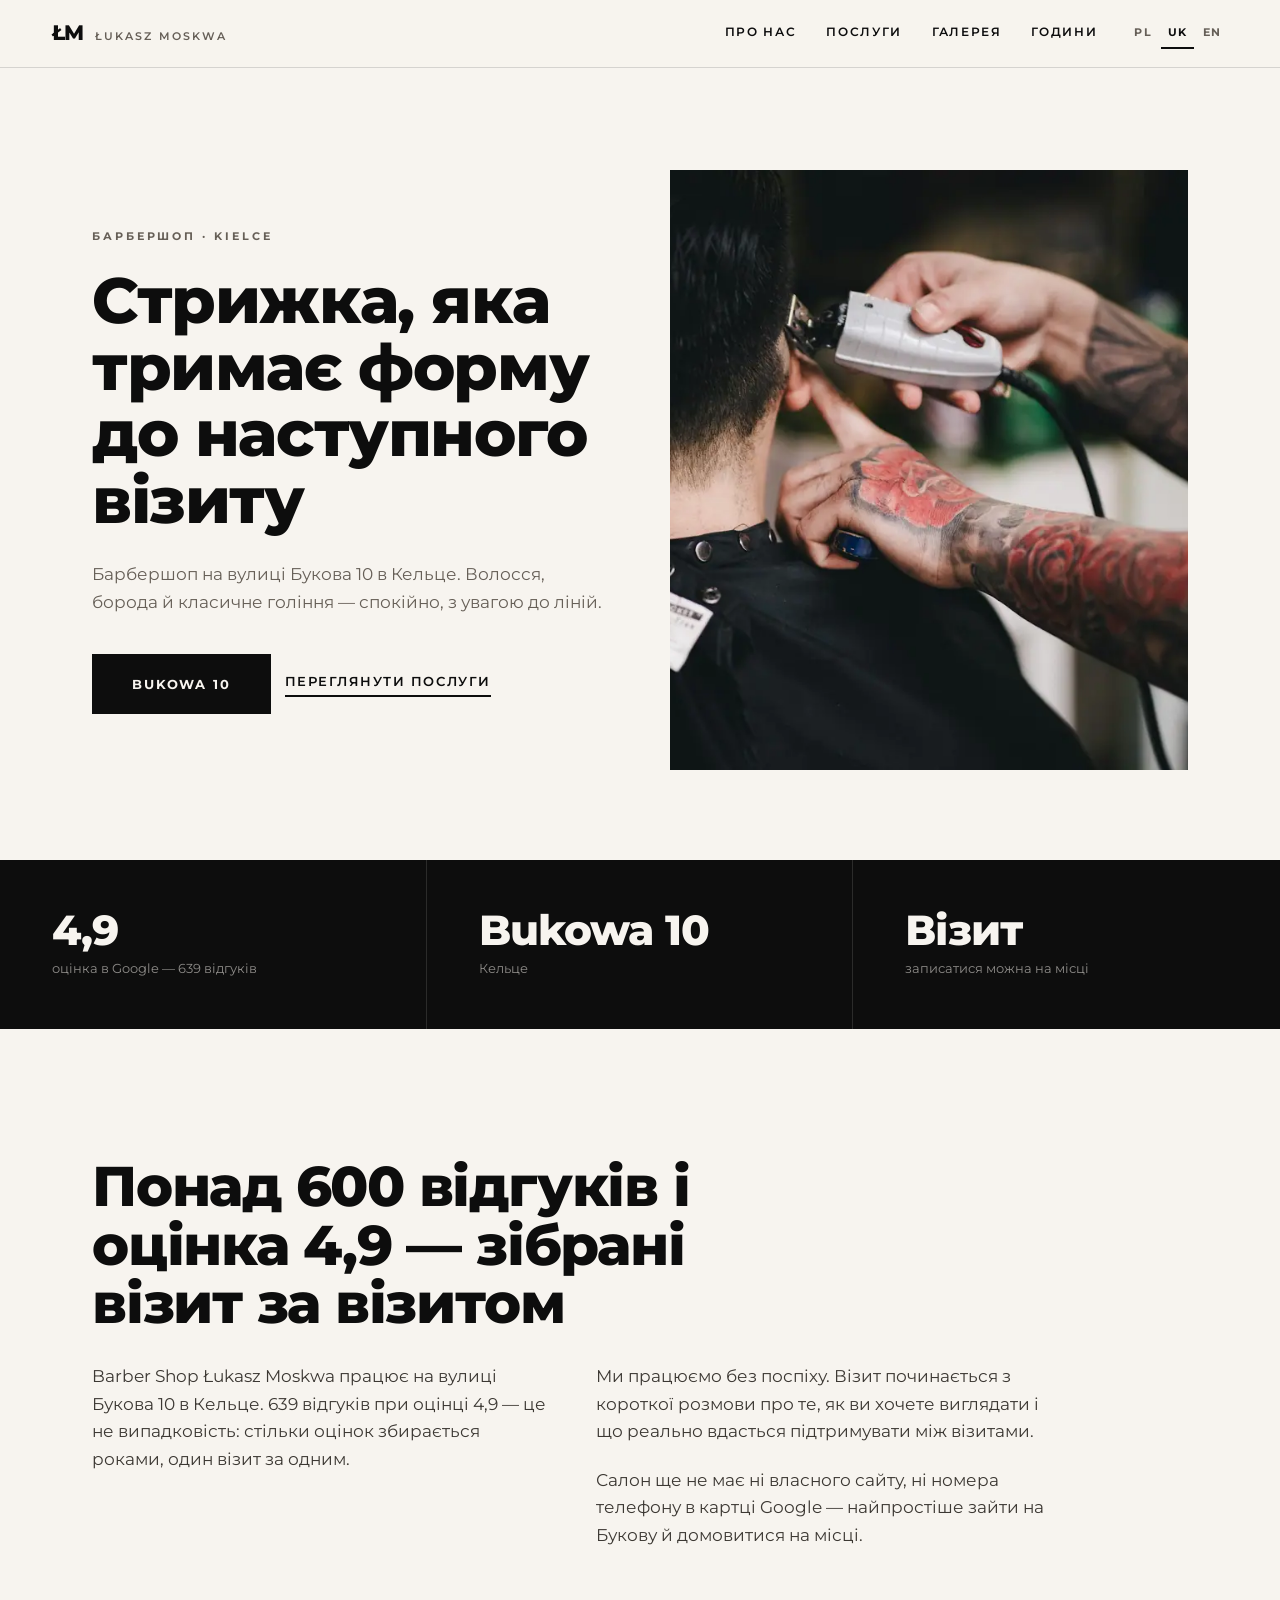
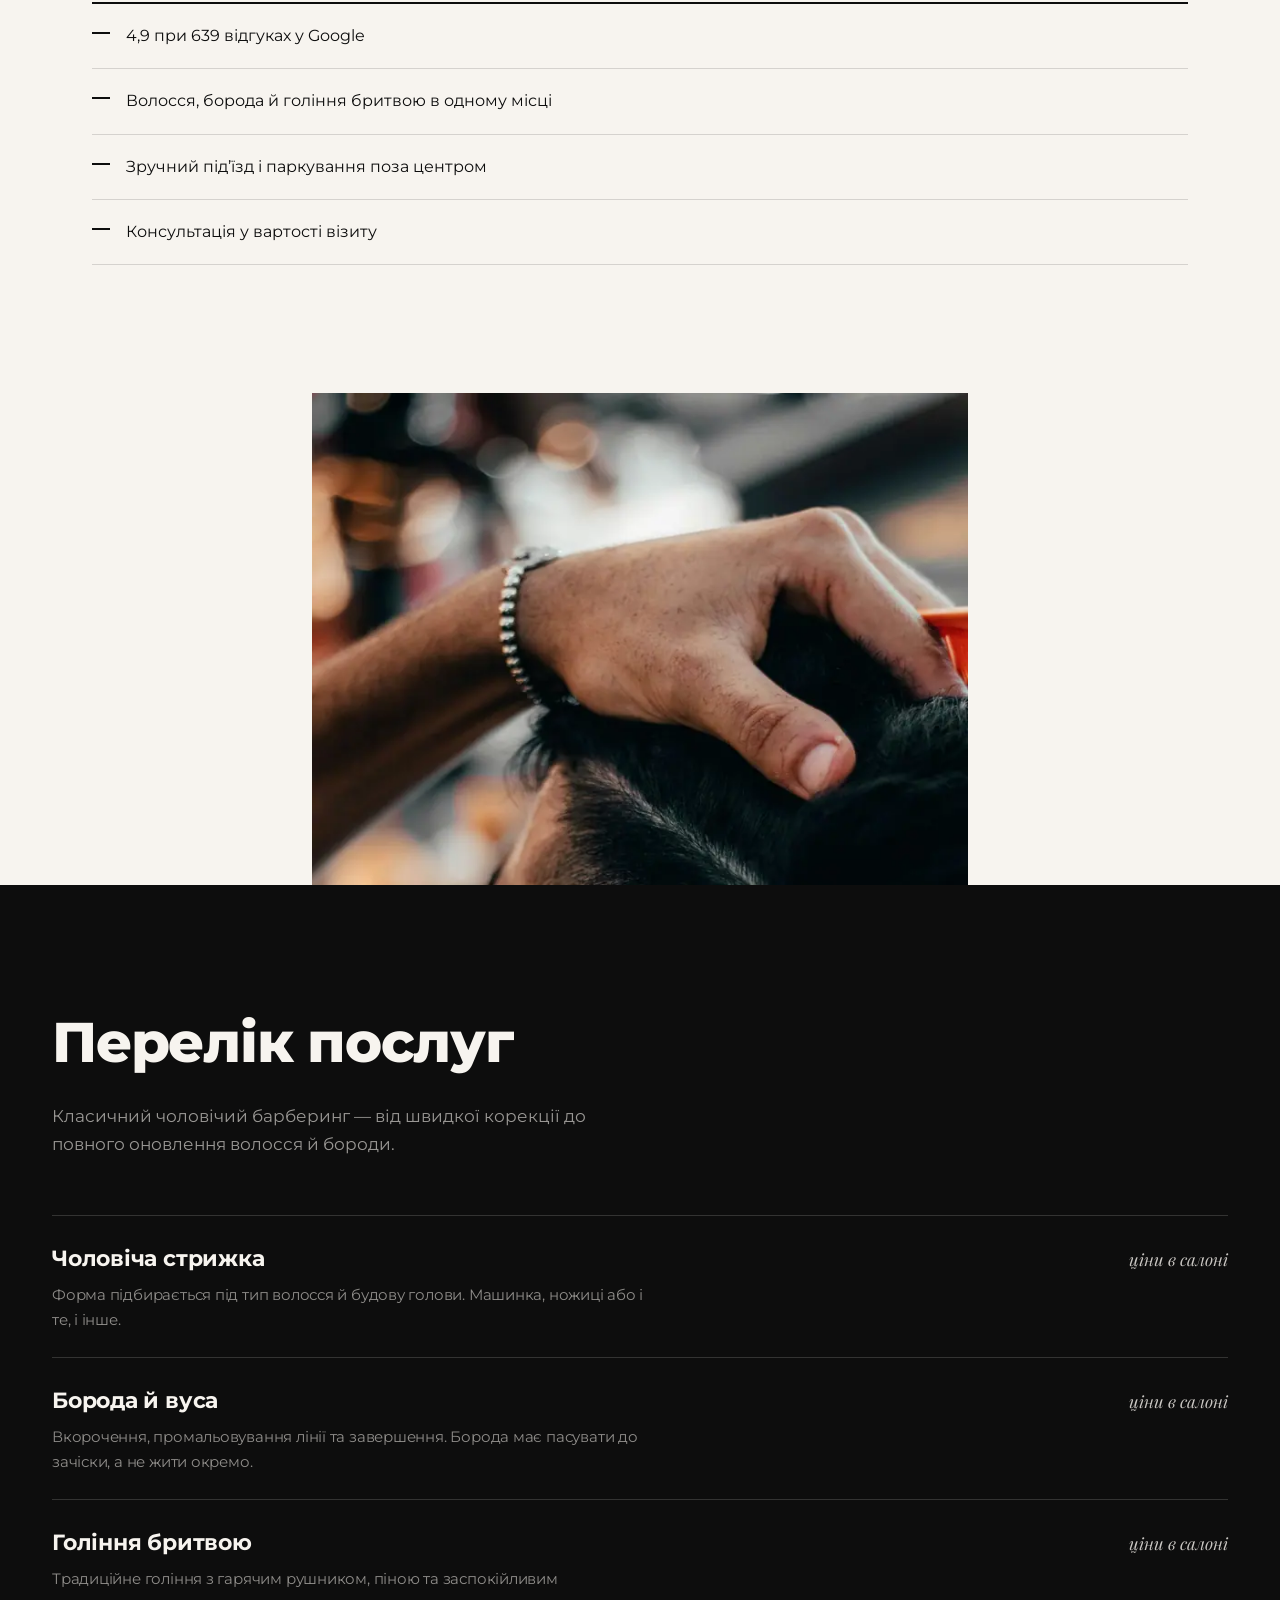
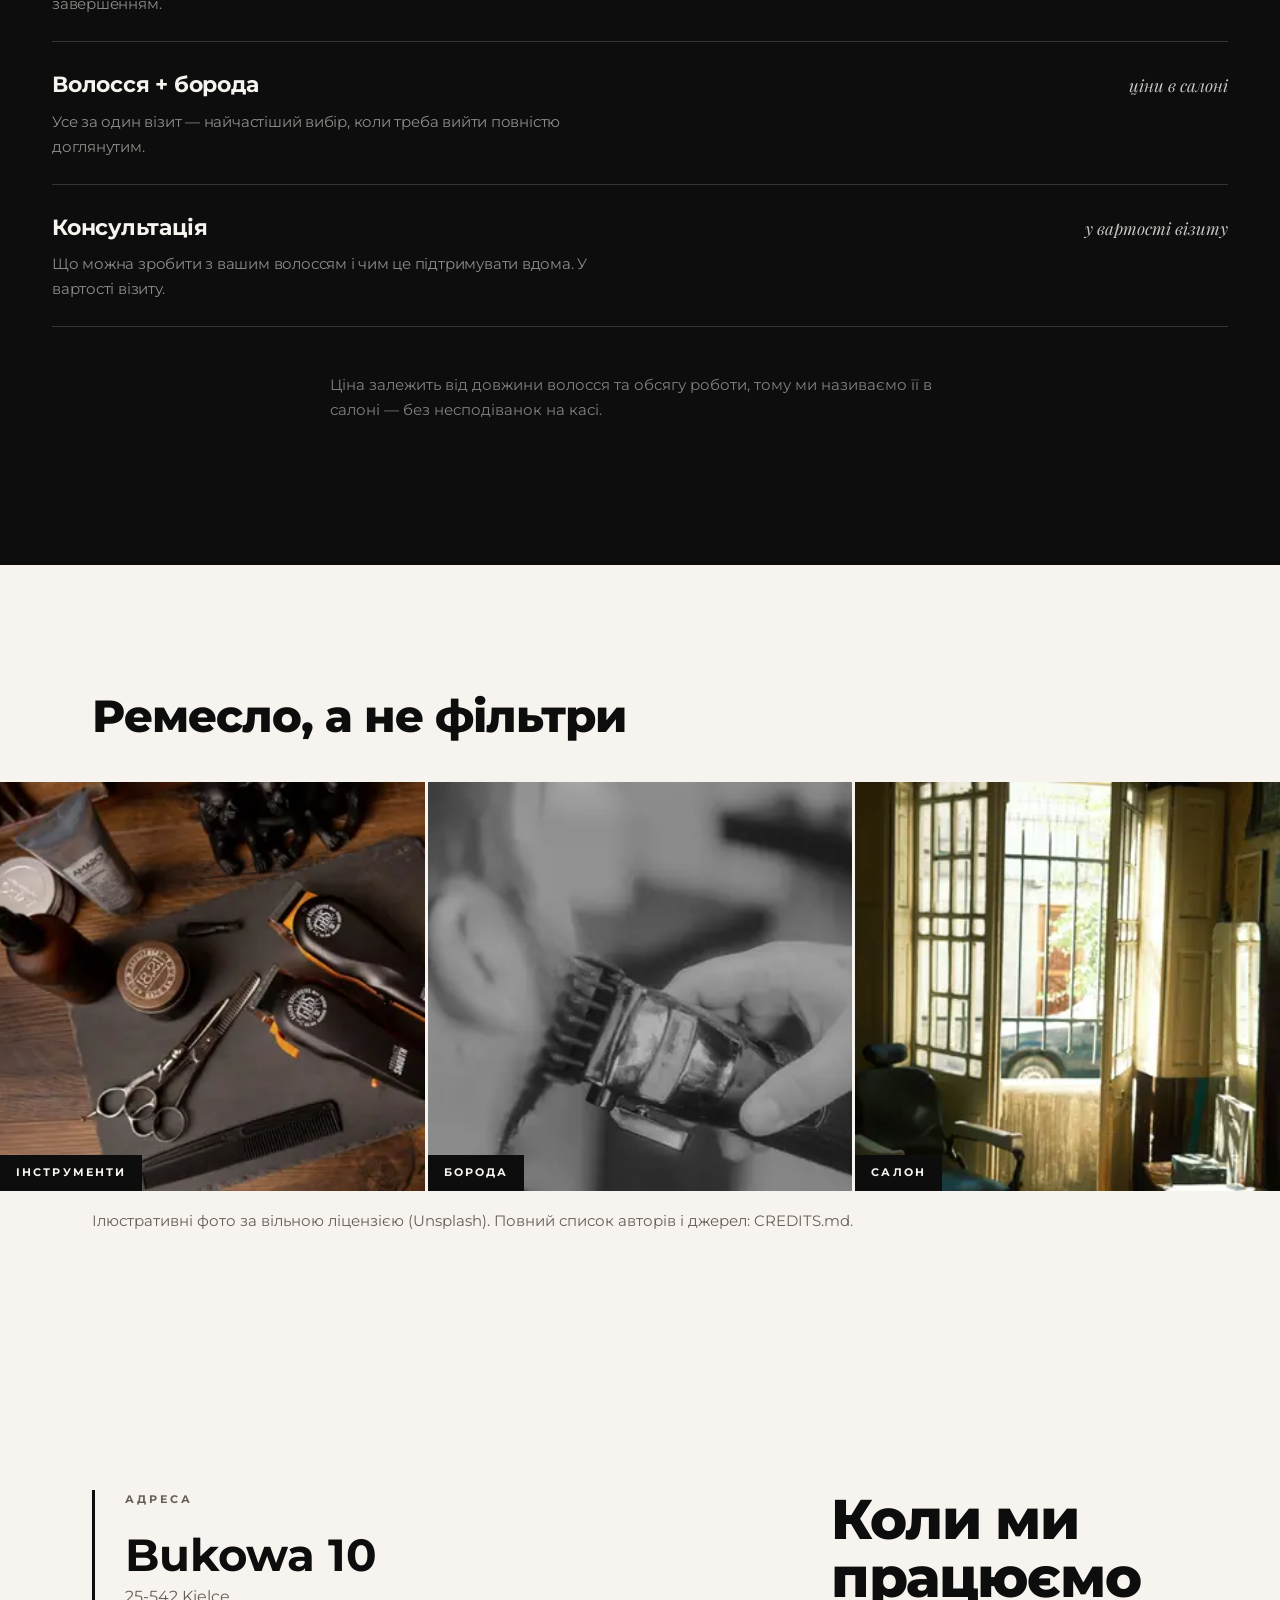
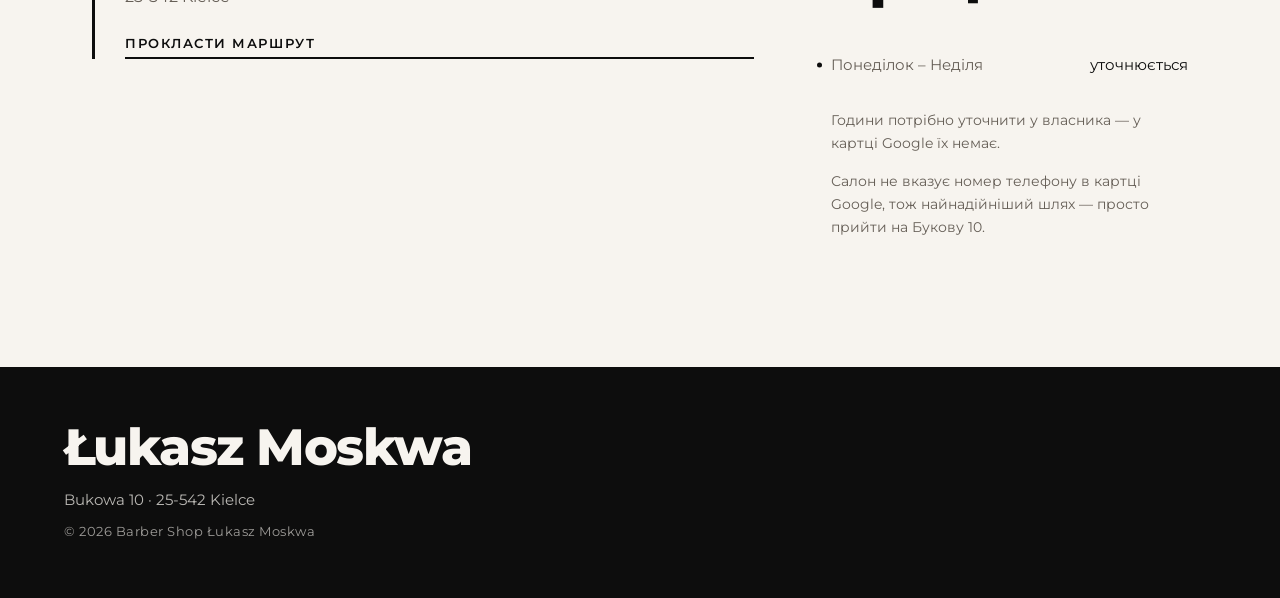
<file: uk/index.html>
<!DOCTYPE html>
<html lang="uk">
<head>
<meta charset="utf-8">
<meta name="viewport" content="width=device-width, initial-scale=1">
<title>Barber Shop Łukasz Moskwa — перукарня, Кельце</title>
<meta name="description" content="Барбершоп на вулиці Букова 10 в Кельце. Чоловічі стрижки, борода та класичне гоління бритвою. Оцінка 4,9 при 639 відгуках у Google.">
<meta name="robots" content="noindex, nofollow">
<link rel="canonical" href="https://otabekmamadaliev.github.io/barber-moskwa-kielce/uk/">
<link rel="alternate" hreflang="pl" href="https://otabekmamadaliev.github.io/barber-moskwa-kielce/">
<link rel="alternate" hreflang="uk" href="https://otabekmamadaliev.github.io/barber-moskwa-kielce/uk/">
<link rel="alternate" hreflang="en" href="https://otabekmamadaliev.github.io/barber-moskwa-kielce/en/">
<link rel="alternate" hreflang="x-default" href="https://otabekmamadaliev.github.io/barber-moskwa-kielce/">
<meta name="theme-color" content="#0D0D0D">
<meta property="og:type" content="website">
<meta property="og:locale" content="uk_UA">
<meta property="og:site_name" content="Barber Shop Łukasz Moskwa">
<meta property="og:title" content="Barber Shop Łukasz Moskwa — перукарня, Кельце">
<meta property="og:description" content="Барбершоп на вулиці Букова 10 в Кельце. Чоловічі стрижки, борода та класичне гоління бритвою. Оцінка 4,9 при 639 відгуках у Google.">
<meta property="og:url" content="https://otabekmamadaliev.github.io/barber-moskwa-kielce/uk/">
<meta property="og:image" content="https://otabekmamadaliev.github.io/barber-moskwa-kielce/assets/img/og.jpg">
<meta name="twitter:card" content="summary_large_image">
<link rel="icon" href="data:image/svg+xml,%3Csvg xmlns='http://www.w3.org/2000/svg' viewBox='0 0 32 32'%3E%3Crect width='32' height='32' fill='%230D0D0D'/%3E%3Ctext x='16' y='23' font-family='Arial Black,Arial' font-weight='900' font-size='16' fill='%23F7F4EF' text-anchor='middle'%3E%C5%81M%3C/text%3E%3C/svg%3E">
<link rel="preconnect" href="https://fonts.googleapis.com">
<link rel="preconnect" href="https://fonts.gstatic.com" crossorigin>
<link rel="stylesheet" href="https://fonts.googleapis.com/css2?family=Montserrat:wght@400;500;700;800&family=Playfair+Display:ital,wght@0,500;1,500&display=swap">
<script>
/* Wykrywanie języka — patrz komentarz w kielce-web-studio/tmp/gen/lang-auto.mjs.
   Działa przed CSS, żeby nie było mignięcia polską wersją. */
(function(){
  try{
    var tu = document.documentElement.lang.slice(0,2);
    var znane = { pl:1, uk:1, en:1 };
    function idz(l){
      var p = location.pathname.replace(/index\.html$/, '').replace(/\/(uk|en)\/?$/, '/');
      if (p.slice(-1) !== '/') p += '/';
      location.replace(l === 'pl' ? p : p + l + '/');
    }
    var wybrany = null;
    try { wybrany = localStorage.getItem('jezyk'); } catch(e){}
    if (wybrany && znane[wybrany]) { if (wybrany !== tu) idz(wybrany); return; }
    if (tu !== 'pl') return;
    try { if (sessionStorage.getItem('jezyk-auto')) return; sessionStorage.setItem('jezyk-auto','1'); } catch(e){}
    var chce = 'en';
    var lista = navigator.languages || [navigator.language || 'en'];
    for (var i = 0; i < lista.length; i++) {
      var l = String(lista[i]).slice(0,2).toLowerCase();
      if (znane[l]) { chce = l; break; }
    }
    if (chce !== 'pl') idz(chce);
  }catch(e){}
})();
</script>
<link rel="stylesheet" href="../assets/style.css">

<link rel="preload" as="image" href="../assets/img/hero-2000.webp"
      imagesrcset="../assets/img/hero-640.webp 640w, ../assets/img/hero-960.webp 960w, ../assets/img/hero-1280.webp 1280w, ../assets/img/hero-1600.webp 1600w, ../assets/img/hero-2000.webp 2000w" imagesizes="100vw" type="image/webp" fetchpriority="high">

</head>
<body>
<a class="skip" href="#tresc">Перейти до вмісту</a>

<!-- Pasek lekki i jasny: cała waga strony siedzi w nagłówku, nie w nawigacji. -->
<header class="top" id="gora">
  <a class="logo" href="#gora">ŁM<span>Łukasz Moskwa</span></a>
  <nav class="linki" aria-label="Головне меню">
    <a href="#zaklad">Про нас</a>
    <a href="#cennik">Послуги</a>
    <a href="#praca">Галерея</a>
    <a href="#kiedy">Години</a>
  </nav>
  <div class="jez" role="group" aria-label="Вибір мови"><a class="lang" href=".././" hreflang="pl" title="Polski">PL</a><span class="lang is-on" aria-current="true">UK</span><a class="lang" href="../en/" hreflang="en" title="English">EN</a></div>
  <button class="menu-btn" type="button" aria-expanded="false" aria-controls="mob" aria-label="Відкрити меню">
    <span></span><span></span>
  </button>
</header>
<nav class="mob" id="mob" aria-label="Головне меню">
  <a href="#zaklad">Про нас</a>
  <a href="#cennik">Послуги</a>
  <a href="#praca">Галерея</a>
  <a href="#kiedy">Години</a>
  <div class="jez jez--mob" role="group" aria-label="Вибір мови"><a class="lang" href=".././" hreflang="pl" title="Polski">PL</a><span class="lang is-on" aria-current="true">UK</span><a class="lang" href="../en/" hreflang="en" title="English">EN</a></div>
</nav>

<main id="tresc">

  <!-- Nagłówek na kremie, zdjęcie obok. Typografia jest bohaterem —
       tekst wjeżdża słowo po słowie, nie całym blokiem. -->
  <section class="wejscie">
    <div class="wejscie-slowa">
      <p class="mini">Барбершоп &middot; Kielce</p>
      <h1 data-slowa>Стрижка, яка тримає форму до наступного візиту</h1>
      <p class="podtytul">Барбершоп на вулиці Букова 10 в Кельце. Волосся, борода й класичне гоління — спокійно, з увагою до ліній.</p>
      <div class="akcje">

        <a class="czarny" href="https://www.google.com/maps/place/?q=place_id:ChIJPftjhMcnGEcRmWBFObBhGBE" target="_blank" rel="noopener">Bukowa 10</a>
        <a class="linia" href="#cennik">Переглянути послуги</a>
      </div>
    </div>
    <div class="wejscie-foto"><picture><source type="image/webp" srcset="../assets/img/hero-640.webp 640w, ../assets/img/hero-960.webp 960w, ../assets/img/hero-1280.webp 1280w, ../assets/img/hero-1600.webp 1600w, ../assets/img/hero-2000.webp 2000w" sizes="100vw"><img class="img--hero" src="../assets/img/hero-2000.jpg" srcset="../assets/img/hero-640.jpg 640w, ../assets/img/hero-960.jpg 960w, ../assets/img/hero-1280.jpg 1280w, ../assets/img/hero-1600.jpg 1600w, ../assets/img/hero-2000.jpg 2000w" sizes="100vw" width="2000" height="1125" alt="Barber wykańcza maszynką linię włosów na karku klienta siedzącego w fotelu fryzjerskim" decoding="async" loading="eager" fetchpriority="high"></picture></div>
  </section>

  <!-- Pasek liczb na czerni, przez całą szerokość. -->
  <section class="liczby">
    <div><b>4,9</b><span>оцінка в Google — 639 відгуків</span></div>
    <div><b>Bukowa 10</b><span>Кельце</span></div>
    <div><b>Візит</b><span>записатися можна на місці</span></div>
  </section>

  <section class="zaklad" id="zaklad">
    <h2 data-slowa>Понад 600 відгуків і оцінка 4,9 — зібрані візит за візитом</h2>
    <div class="zaklad-tresc">
      <p>Barber Shop Łukasz Moskwa працює на вулиці Букова 10 в Кельце. 639 відгуків при оцінці 4,9 — це не випадковість: стільки оцінок збирається роками, один візит за одним.</p><p>Ми працюємо без поспіху. Візит починається з короткої розмови про те, як ви хочете виглядати і що реально вдасться підтримувати між візитами.</p><p>Салон ще не має ні власного сайту, ні номера телефону в картці Google — найпростіше зайти на Букову й домовитися на місці.</p>
    </div>
    <ul class="punkty"><li>4,9 при 639 відгуках у Google</li><li>Волосся, борода й гоління бритвою в одному місці</li><li>Зручний під’їзд і паркування поза центром</li><li>Консультація у вартості візиту</li></ul>
  </section>


  <figure class="szeroki"><picture><source type="image/webp" srcset="../assets/img/about-480.webp 480w, ../assets/img/about-720.webp 720w, ../assets/img/about-960.webp 960w, ../assets/img/about-1200.webp 1200w" sizes="(min-width: 1160px) 508px, (min-width: 900px) 45vw, calc(100vw - 40px)"><img class="img--about" src="../assets/img/about-1200.jpg" srcset="../assets/img/about-480.jpg 480w, ../assets/img/about-720.jpg 720w, ../assets/img/about-960.jpg 960w, ../assets/img/about-1200.jpg 1200w" sizes="(min-width: 1160px) 508px, (min-width: 900px) 45vw, calc(100vw - 40px)" width="1200" height="900" alt="Барберське крісло на тлі світлої стіни, поруч шафки та робоче місце з інструментами" decoding="async" loading="lazy"></picture></figure>


  <!-- Cennik dwukolumnowo, jak karta w zakładzie: nazwa z lewej, cena z prawej,
       kropki między nimi. Bez kafelków. -->
  <section class="cennik" id="cennik">
    <div class="cennik-glowa">
      <h2 data-slowa>Перелік послуг</h2>
      <p class="podtytul">Класичний чоловічий барберинг — від швидкої корекції до повного оновлення волосся й бороди.</p>
    </div>
    <dl class="karta">

      <div class="poz">
        <dt>Чоловіча стрижка<em>Форма підбирається під тип волосся й будову голови. Машинка, ножиці або і те, і інше.</em></dt>
        <dd>ціни в салоні</dd>
      </div>

      <div class="poz">
        <dt>Борода й вуса<em>Вкорочення, промальовування лінії та завершення. Борода має пасувати до зачіски, а не жити окремо.</em></dt>
        <dd>ціни в салоні</dd>
      </div>

      <div class="poz">
        <dt>Гоління бритвою<em>Традиційне гоління з гарячим рушником, піною та заспокійливим завершенням.</em></dt>
        <dd>ціни в салоні</dd>
      </div>

      <div class="poz">
        <dt>Волосся + борода<em>Усе за один візит — найчастіший вибір, коли треба вийти повністю доглянутим.</em></dt>
        <dd>ціни в салоні</dd>
      </div>

      <div class="poz">
        <dt>Консультація<em>Що можна зробити з вашим волоссям і чим це підтримувати вдома. У вартості візиту.</em></dt>
        <dd>у вартості візиту</dd>
      </div>

    </dl>
    <p class="nota">Ціна залежить від довжини волосся та обсягу роботи, тому ми називаємо її в салоні — без несподіванок на касі.</p>
  </section>


  <section class="praca" id="praca" aria-label="Галерея">
    <h2 class="praca-tyt">Ремесло, а не фільтри</h2>
    <div class="praca-siatka">
      <figure><picture><source type="image/webp" srcset="../assets/img/detail-tools-400.webp 400w, ../assets/img/detail-tools-600.webp 600w, ../assets/img/detail-tools-800.webp 800w" sizes="(min-width: 1160px) 350px, (min-width: 980px) 31vw, (min-width: 640px) calc(50vw - 28px), calc(100vw - 40px)"><img class="img--detail-tools" src="../assets/img/detail-tools-800.jpg" srcset="../assets/img/detail-tools-400.jpg 400w, ../assets/img/detail-tools-600.jpg 600w, ../assets/img/detail-tools-800.jpg 800w" sizes="(min-width: 1160px) 350px, (min-width: 980px) 31vw, (min-width: 640px) calc(50vw - 28px), calc(100vw - 40px)" width="800" height="600" alt="Maszynki do strzyżenia, nożyczki, grzebień i kosmetyki barberskie ułożone na kamiennej płycie" decoding="async" loading="lazy"></picture><figcaption>Інструменти</figcaption></figure><figure><picture><source type="image/webp" srcset="../assets/img/detail-beard-400.webp 400w, ../assets/img/detail-beard-600.webp 600w, ../assets/img/detail-beard-800.webp 800w" sizes="(min-width: 1160px) 350px, (min-width: 980px) 31vw, (min-width: 640px) calc(50vw - 28px), calc(100vw - 40px)"><img class="img--detail-beard" src="../assets/img/detail-beard-800.jpg" srcset="../assets/img/detail-beard-400.jpg 400w, ../assets/img/detail-beard-600.jpg 600w, ../assets/img/detail-beard-800.jpg 800w" sizes="(min-width: 1160px) 350px, (min-width: 980px) 31vw, (min-width: 640px) calc(50vw - 28px), calc(100vw - 40px)" width="800" height="600" alt="Zbliżenie trymera przycinającego brodę wzdłuż linii żuchwy" decoding="async" loading="lazy"></picture><figcaption>Борода</figcaption></figure><figure><picture><source type="image/webp" srcset="../assets/img/detail-interior-400.webp 400w, ../assets/img/detail-interior-600.webp 600w, ../assets/img/detail-interior-800.webp 800w" sizes="(min-width: 1160px) 350px, (min-width: 980px) 31vw, (min-width: 640px) calc(50vw - 28px), calc(100vw - 40px)"><img class="img--detail-interior" src="../assets/img/detail-interior-800.jpg" srcset="../assets/img/detail-interior-400.jpg 400w, ../assets/img/detail-interior-600.jpg 600w, ../assets/img/detail-interior-800.jpg 800w" sizes="(min-width: 1160px) 350px, (min-width: 980px) 31vw, (min-width: 640px) calc(50vw - 28px), calc(100vw - 40px)" width="800" height="600" alt="Klasyczny fotel barberski w rozświetlonym słońcem wnętrzu salonu" decoding="async" loading="lazy"></picture><figcaption>Салон</figcaption></figure>
    </div>
    <p class="nota nota--jasna">Ілюстративні фото за вільною ліцензією (Unsplash). Повний список авторів і джерел: CREDITS.md.</p>
  </section>


  <!-- Kontakt jako TABLICZKA NA DRZWIACH: adres wielkim drukiem u góry, pod nim
       godziny sklejone w zakresy — dokładnie tak, jak wypisuje się je na szybie
       zakładu. Zero osadzonej mapy: Bukowa 10 to jeden adres, a nie kampus. -->
  <section class="kiedy" id="kiedy">
    <div class="tabliczka">
      <p class="mini">Адреса</p>
      <p class="ulica">Bukowa 10</p>
      <p class="miasto">25-542 Kielce</p>

      <a class="linia" href="https://www.google.com/maps/place/?q=place_id:ChIJPftjhMcnGEcRmWBFObBhGBE" target="_blank" rel="noopener">Прокласти маршрут</a>
    </div>
    <div class="otwarte">
      <h2 data-slowa>Коли ми працюємо</h2>
      <ul class="zakresy"><li class="zakres zakres--zamkniete" data-dni="0,1,2,3,4,5,6"><span class="zakres-dni">Понеділок – Неділя</span><span class="zakres-czas">уточнюється</span></li></ul>
      <p class="mala">Години потрібно уточнити у власника — у картці Google їх немає.</p>
      <p class="mala">Салон не вказує номер телефону в картці Google, тож найнадійніший шлях — просто прийти на Букову 10.</p>
    </div>
  </section>

</main>

<!-- Stopka do lewej, nie wysrodkowana: cala ta strona jest lewostronna,
     a wysrodkowana stopka wygladalaby jak doklejona z innego szablonu. -->
<footer class="dol">
  <p class="dol-logo">Łukasz Moskwa</p>
  <p class="dol-linia">Bukowa 10 &middot; 25-542 Kielce</p>
  <p class="mala">&copy; 2026 Barber Shop Łukasz Moskwa</p>
</footer>

<script id="i18n" type="application/json">{"sending":"Надсилання…","fillAll":"Заповніть усі поля форми.","openingMail":"Відкриваємо вашу поштову програму…","notConnected":"Форма ще не підключена. Будь ласка, зателефонуйте нам.","sent":"Дякуємо! Повідомлення надіслано — ми скоро зв'яжемося з вами.","failed":"Не вдалося надіслати повідомлення. Будь ласка, зателефонуйте нам.","mailName":"Ім'я та прізвище","mailContact":"Контакт","backToTop":"Нагору","closeGallery":"Закрити перегляд","prevImage":"Попереднє фото","nextImage":"Наступне фото","closeMenu":"Закрити меню"}</script>
<script src="../assets/app.js" defer></script>
<script type="application/ld+json">{
  "@context": "https://schema.org",
  "@type": "HairSalon",
  "name": "Barber Shop Łukasz Moskwa",
  "image": "https://otabekmamadaliev.github.io/barber-moskwa-kielce/assets/img/og.jpg",
  "url": "https://otabekmamadaliev.github.io/barber-moskwa-kielce/",
  "priceRange": "$$",
  "address": {
    "@type": "PostalAddress",
    "streetAddress": "Bukowa 10",
    "addressLocality": "Kielce",
    "postalCode": "25-542",
    "addressRegion": "świętokrzyskie",
    "addressCountry": "PL"
  },
  "geo": {
    "@type": "GeoCoordinates",
    "latitude": 50.885872,
    "longitude": 20.640176
  },
  "hasMap": "https://www.google.com/maps/place/?q=place_id:ChIJPftjhMcnGEcRmWBFObBhGBE",
  "areaServed": {
    "@type": "City",
    "name": "Kielce"
  },
  "sameAs": []
}</script>
</body>
</html>
</file>
<file: assets/style.css>
/* Barber Shop Łukasz Moskwa — arkusz wyłącznie tej strony.
 *
 * Kierunek zdjęty z newyorkbarbershop.ca — zmierzony, nie przepisany:
 *   • H1 82 px / waga 800 / interlinia równa rozmiarowi
 *   • Montserrat do wszystkiego, Playfair Display tylko jako kursywa akcentowa
 *   • czerń #0D0D0D na kremie #F7F4EF, zero zaokrągleń (173 elementy na 0px)
 *   • przejścia 0.5–0.8 s
 *   • ich keyframe `wordIn` — nagłówek wjeżdża SŁOWO PO SŁOWIE
 * Ten ostatni pomysł jest tu najważniejszy i jedyny wzięty wprost.
 * Układ, treść i proporcje są nasze.
 */

:root{
  --czern:#0D0D0D;
  --krem:#F7F4EF;
  --krem-cien:#EDE8E0;
  /* Bylo #77716A — 4.40:1 na kremie, tuz ponizej progu 4.5:1, a idzie nim
     caly tekst pomocniczy i godziny. #665F57 daje 5.4:1. */
  --szary:#665F57;
  --linia:rgba(13,13,13,.14);
  --font:'Montserrat',system-ui,-apple-system,'Segoe UI',Roboto,sans-serif;
  --serif:'Playfair Display',Georgia,serif;
  --szer:1200px;
}

*,*::before,*::after{box-sizing:border-box}
html{-webkit-text-size-adjust:100%;scroll-behavior:smooth;scroll-padding-top:88px}
body{margin:0;background:var(--krem);color:var(--czern);
  font:400 16.5px/1.68 var(--font);-webkit-font-smoothing:antialiased}
img{max-width:100%;display:block}
a{color:inherit}
/* Interlinia 1.04, nie 1.0 jak w oryginale: polskie Ą i Ę mają ogonki,
   które przy interlinii równej rozmiarowi wchodzą w wiersz niżej. */
h1,h2{font-weight:800;line-height:1.04;letter-spacing:-.022em;margin:0;text-wrap:balance}
.sr{position:absolute;width:1px;height:1px;overflow:hidden;clip:rect(0 0 0 0)}
.skip{position:absolute;left:-9999px;background:var(--czern);color:var(--krem);padding:10px 16px;z-index:200}
.skip:focus{left:12px;top:12px}
:focus-visible{outline:2px solid var(--czern);outline-offset:3px}
.mini{font-size:.7rem;font-weight:700;letter-spacing:.26em;text-transform:uppercase;color:var(--szary);margin:0 0 22px}
.podtytul{font-size:1.05rem;color:var(--szary);max-width:52ch;margin:26px 0 0}
.mala{font-size:.85rem;color:var(--szary);margin:16px 0 0;max-width:46ch}

/* ------------------------------------------------------------- pasek */
.top{position:sticky;top:0;z-index:90;display:flex;align-items:center;gap:30px;
  padding:16px clamp(18px,5vw,52px);background:rgba(247,244,239,.94);
  border-bottom:1px solid var(--linia);transition:padding .6s ease,box-shadow .6s ease}
.top.przewiniety{padding:9px clamp(18px,5vw,52px);box-shadow:0 1px 0 var(--linia)}
.logo{display:flex;align-items:baseline;gap:11px;text-decoration:none;font-weight:800;
  font-size:1.3rem;letter-spacing:-.03em;margin-right:auto}
.logo span{font-size:.66rem;font-weight:600;letter-spacing:.2em;text-transform:uppercase;color:var(--szary)}
.linki{display:flex;gap:30px}
.linki a{font-size:.74rem;font-weight:600;letter-spacing:.14em;text-transform:uppercase;
  text-decoration:none;padding:5px 0;border-bottom:2px solid transparent;transition:border-color .5s}
.linki a:hover{border-bottom-color:var(--czern)}
.jez{display:flex;gap:2px}
.jez .lang{font-size:.68rem;font-weight:700;letter-spacing:.1em;padding:5px 7px;
  text-decoration:none;color:var(--szary);transition:color .5s}
.jez .lang:hover{color:var(--czern)}
.jez .lang.is-on{color:var(--czern);border-bottom:2px solid var(--czern)}
.menu-btn{display:none;background:0;border:0;padding:10px;cursor:pointer;flex-direction:column;gap:6px}
.menu-btn span{display:block;width:26px;height:2px;background:var(--czern)}
.mob{display:none}

/* ----------------------------------------------------------- wejście */
.wejscie{display:grid;gap:clamp(34px,5vw,60px);
  padding:clamp(56px,8vw,110px) clamp(18px,5vw,52px) clamp(50px,7vw,90px);
  max-width:var(--szer);margin:0 auto}
/* Wzorzec miał 82 px, ale przy czterech słowach ("Real Cuts. Real People.").
   Nasz nagłówek ma siedem polskich słów — w tej samej skali zjadał cały
   pierwszy ekran i spychał przycisk z telefonem poniżej zgięcia. */
.wejscie h1{font-size:clamp(2.2rem,5.4vw,4rem)}
/* wordIn — każde słowo osobno, z narastającym opóźnieniem */
.slowo{display:inline-block;opacity:0;transform:translateY(.5em);
  animation:wjazd .8s cubic-bezier(.2,.7,.25,1) forwards}
@keyframes wjazd{to{opacity:1;transform:none}}
.akcje{display:flex;flex-wrap:wrap;gap:14px;align-items:center;margin-top:38px}
.czarny{display:inline-block;background:var(--czern);color:var(--krem);text-decoration:none;
  font-weight:700;font-size:.82rem;letter-spacing:.14em;text-transform:uppercase;
  padding:19px 40px;transition:background .5s ease,transform .5s ease}
.czarny:hover{background:#2b2b2b;transform:translateY(-2px)}
.linia{font-weight:600;font-size:.8rem;letter-spacing:.12em;text-transform:uppercase;
  text-decoration:none;border-bottom:2px solid var(--czern);padding-bottom:3px;transition:opacity .5s}
.linia:hover{opacity:.55}
.wejscie-foto{position:relative;overflow:hidden;background:var(--krem-cien)}
.wejscie-foto img{width:100%;height:clamp(300px,52vw,600px);object-fit:cover}

/* ----------------------------------------------------------- liczby */
.liczby{background:var(--czern);color:var(--krem);display:grid;gap:0}
.liczby div{padding:clamp(30px,4vw,48px) clamp(18px,5vw,52px);
  border-bottom:1px solid rgba(247,244,239,.13)}
.liczby b{display:block;font-size:clamp(1.7rem,3.4vw,2.6rem);font-weight:800;letter-spacing:-.02em;line-height:1.1}
.liczby span{font-size:.84rem;color:rgba(247,244,239,.55)}

/* ----------------------------------------------------------- zakład */
.zaklad,.cennik,.kiedy{max-width:var(--szer);margin:0 auto;
  padding:clamp(66px,10vw,140px) clamp(18px,5vw,52px)}
.zaklad h2,.cennik h2,.kiedy h2{font-size:clamp(1.9rem,5vw,3.5rem);max-width:18ch;margin-bottom:.55em}
.zaklad-tresc{columns:2;column-gap:48px;max-width:960px}
.zaklad-tresc p{margin:0 0 1.25em;break-inside:avoid;color:#3c3833}
.punkty{list-style:none;margin:52px 0 0;padding:0;display:grid;gap:0;border-top:2px solid var(--czern)}
.punkty li{padding:19px 0 19px 34px;border-bottom:1px solid var(--linia);position:relative;font-size:.98rem}
.punkty li::before{content:"";position:absolute;left:0;top:28px;width:18px;height:2px;background:var(--czern)}

/* To zdjecie to ciasny kadr na dlonie przy strzyzeniu — 1200x900, blisko.
   Rozciagniete na pelna szerokosc przy 500 px wysokosci dawalo 2.9:1: `cover`
   przycinal do samego srodka, czyli do jednej dloni, i jeszcze skalowal plik
   ponad wlasna rozdzielczosc. Stad ta ogromna reka.
   Kadru sie nie da naprawic kadrowaniem — trzeba przestac go powiekszac.
   Zdjecie dostaje wiec wlasne proporcje 4:3, szerokosc ograniczona do zrodla
   i pozycje w kolumnie tekstu, czyli czyta sie jak fotografia, a nie jak pas. */
.szeroki{margin:0 auto;max-width:760px;padding:0 clamp(18px,5vw,52px);
  background:transparent;overflow:visible}
.szeroki img{width:100%;aspect-ratio:4/3;height:auto;object-fit:cover;object-position:50% 40%}

/* ----------------------------------------------------------- cennik */
.cennik{max-width:none;background:var(--czern);color:var(--krem)}
.cennik > *{max-width:var(--szer);margin-inline:auto}
.cennik .podtytul{color:rgba(247,244,239,.6)}
.karta{margin:56px 0 0}
.poz{display:grid;grid-template-columns:1fr auto;gap:8px 20px;align-items:baseline;
  padding:24px 0;border-bottom:1px solid rgba(247,244,239,.16)}
.poz:first-child{border-top:1px solid rgba(247,244,239,.16)}
.poz dt{font-weight:700;font-size:clamp(1.05rem,2vw,1.35rem);letter-spacing:-.01em}
.poz dt em{display:block;font-style:normal;font-weight:400;font-size:.93rem;
  color:rgba(247,244,239,.55);margin-top:7px;max-width:60ch}
.poz dd{margin:0;font-family:var(--serif);font-style:italic;font-size:1.05rem;
  color:rgba(247,244,239,.8);white-space:nowrap}
.nota{margin-top:46px;font-size:.92rem;color:rgba(247,244,239,.5);max-width:62ch}
.nota--jasna{color:var(--szary)}

/* ------------------------------------------------------------ praca */
.praca{padding:clamp(66px,10vw,130px) 0}
.praca-tyt{max-width:var(--szer);margin:0 auto 42px;padding:0 clamp(18px,5vw,52px);
  font-size:clamp(1.7rem,4vw,2.8rem)}
.praca-siatka{display:grid;gap:3px}
.praca figure{margin:0;position:relative;overflow:hidden;background:var(--krem-cien)}
.praca img{width:100%;height:clamp(260px,32vw,420px);object-fit:cover;
  transition:transform 1s cubic-bezier(.2,.7,.25,1)}
.praca figure:hover img{transform:scale(1.05)}
.praca figcaption{position:absolute;left:0;bottom:0;background:var(--czern);color:var(--krem);
  padding:9px 16px;font-size:.66rem;font-weight:700;letter-spacing:.2em;text-transform:uppercase}
.praca .nota{max-width:var(--szer);margin:18px auto 0;padding:0 clamp(18px,5vw,52px)}

/* ------------------------------------------------------------ kiedy */
.kiedy{display:grid;gap:clamp(38px,6vw,80px)}
.kiedy table{width:100%;border-collapse:collapse;max-width:500px}
.kiedy th,.kiedy td{padding:14px 0;border-bottom:1px solid var(--linia);text-align:left;font-weight:400}
.kiedy th{font-weight:600;font-size:.92rem}
.kiedy td{text-align:right;font-variant-numeric:tabular-nums;color:var(--szary)}
.gdzie{background:var(--krem-cien);padding:clamp(28px,4vw,44px);align-self:start}
.ulica{margin:0 0 18px;line-height:1.8}
.tel{display:block;font-size:clamp(1.5rem,3.4vw,2.2rem);font-weight:800;letter-spacing:-.02em;
  text-decoration:none;margin-bottom:8px}
.tel:hover{opacity:.6}

/* -------------------------------------------------------------- dół */
/* Stopka do lewej i wordmark urosniety do rozmiaru naglowka: to jest ostatnie
   uderzenie typografii na stronie, ktora typografia stoi. */
.dol{background:var(--czern);padding:56px clamp(20px,6vw,64px)}
/* Stopka jest czarna, wiec dziedziczy --szary w druga strone: ten sam kolor,
   ktory na kremie daje 5.4:1, na #0D0D0D daje 3.09:1. Wlasny, jasniejszy. */
.dol .mala{margin:0;font-size:.8rem;letter-spacing:.04em;color:rgba(247,244,239,.62)}
.dol-logo{margin:0 0 16px;font-size:clamp(2.1rem,7vw,3.2rem);font-weight:800;
  letter-spacing:-.03em;line-height:.95;color:var(--krem)}
.dol-linia{margin:0 0 8px;font-size:.95rem;color:rgba(247,244,239,.74)}

/* ----------------------------------------------------------- szerzej */
@media (min-width:900px){
  .wejscie{grid-template-columns:1fr 1fr;align-items:center}
  .liczby{grid-template-columns:repeat(3,1fr)}
  .liczby div{border-bottom:0;border-right:1px solid rgba(247,244,239,.13)}
  .liczby div:last-child{border-right:0}
  .kiedy{grid-template-columns:1.3fr .7fr}
  .praca-siatka{grid-template-columns:repeat(3,1fr)}
}
@media (max-width:899px){
  .linki{display:none}
  .menu-btn{display:flex}
  .mob{display:none;position:fixed;inset:70px 0 auto;z-index:85;background:var(--krem);
    border-bottom:1px solid var(--linia);padding:12px 22px 22px;flex-direction:column}
  .mob.otwarte{display:flex}
  .mob a{text-decoration:none;font-weight:700;font-size:.82rem;letter-spacing:.14em;
    text-transform:uppercase;padding:15px 0;border-bottom:1px solid var(--linia)}
  .zaklad-tresc{columns:1}
}

@media (prefers-reduced-motion:reduce){
  html{scroll-behavior:auto}
  *,*::before,*::after{animation-duration:.001ms!important;transition-duration:.001ms!important}
  .slowo{opacity:1;transform:none}
}

.img--hero{object-position:50% 35%}
.img--about{object-position:50% 50%}
.img--detail-tools{object-position:50% 50%}
.img--detail-beard{object-position:50% 50%}
.img--detail-interior{object-position:50% 50%}

/* ======================================================== TABLICZKA I ZAKRESY
 * Moskwa nie dostaje sekcji „mapa + tabelka". Dostaje tabliczkę z drzwi:
 * adres wielkim drukiem, a godziny sklejone w zakresy — „Poniedziałek – Piątek"
 * zamiast pięciu identycznych wierszy. Dokładnie tak wypisuje się je na szybie.
 */
.kiedy{align-items:start}
.tabliczka{border-left:3px solid var(--czern);padding-left:clamp(18px,3vw,30px)}
.tabliczka .ulica{font-family:var(--font);font-weight:700;
  font-size:clamp(1.8rem,4.4vw,2.8rem);line-height:1.1;margin:0 0 4px}
.tabliczka .miasto{font-size:1rem;color:var(--szary);margin:0 0 22px}
.tabliczka .tel{display:inline-block;font-family:var(--font);font-weight:700;
  font-size:clamp(1.4rem,3.2vw,1.9rem);text-decoration:none;
  font-variant-numeric:tabular-nums;margin-bottom:18px}
.tabliczka .linia{display:block}

.zakresy{list-style:none;margin:22px 0 0;padding:0}
.zakres{display:flex;flex-wrap:wrap;align-items:baseline;justify-content:space-between;
  gap:10px 20px;padding:15px 0;border-bottom:1px solid var(--linia)}
.zakres:last-child{border-bottom:0}
.zakres-dni{font-size:.95rem}
.zakres-czas{font-family:var(--font);font-weight:700;font-size:1.06rem;
  white-space:nowrap;font-variant-numeric:tabular-nums}
/* Dzień zamknięty nie krzyczy — jest wyszarzony i mniejszy, bo to informacja
   drugorzędna wobec tego, kiedy zakład jednak pracuje. */
.zakres--zamkniete .zakres-dni,
.zakres--zamkniete .zakres-czas{color:var(--szary);font-weight:400;font-size:.95rem}
/* Zakres obejmujący dzisiejszy dzień dostaje mosiężny znacznik z lewej. */
.zakres.dzis{position:relative}
.zakres.dzis::before{content:"";position:absolute;left:-14px;top:50%;transform:translateY(-50%);
  width:5px;height:5px;border-radius:50%;background:var(--czern)}
.zakres.dzis .zakres-czas{color:var(--czern)}

/* ==================================== TELEFON: dotyk i czytelność
 * Zmierzone skryptem scripts/mobile.mjs na 360 i 390 px, w trzech językach.
 *
 * Przełącznik języka miał 26×29 px. To jest pierwszy element, w który celuje
 * ukraiński klient po wejściu na stronę, a opuszek palca ma około 45 px —
 * czyli trafiał obok. Podpisy i etykiety siedziały na 10.9–11.5 px.
 *
 * Rozmiary idą z !important, bo bez tego przegrywają na specyficzności
 * z regułami dekoracyjnymi (.jezyk .lang, .galeria figcaption). To są progi
 * dostępności, nie ozdoba — muszą wygrać. Poza wąskim ekranem nic się nie zmienia.
 */
@media (max-width: 900px){
  .lang{
    min-width:44px !important;min-height:44px !important;padding:0 6px !important;
    display:inline-flex !important;align-items:center;justify-content:center;
    font-size:12px !important;
  }
  .ham{min-width:44px !important;min-height:44px !important;
    align-items:center;justify-content:center}
  .marka,.logo,.znak,.szyld-marka,.tytul-marki,.nazwa{
    min-height:44px !important;display:flex !important;align-items:center}

  /* Wersaliki z dużym rozstrzeleniem poniżej 12 px są na telefonie
     nieczytelne, niezależnie od tego, jak dobrze wyglądają na monitorze. */
  .nadtytul,.nadpis,.etyk,.etykieta,.etykietka,.plakietka,.tag,.mini,
  .metryczka,.sygnatura,.kd-dzien,.chip-dzien,.dzis-etyk,.dzis-etykieta,
  .sala-etyk,.para-etyk,.blok-tytul,.zaufanie-etyk,.numer,.numerek,
  .fakt-etyk,.bilecik-nad,.pas-telefon-etyk,.kreda-czas,
  figcaption,.kolo-czas,.chip-czas,.pigulka-czas,.kd-czas,.dzwon,
  .kafel-czas,.zaufanie-pod,.fakt-pod,.os-czas,.wiersz-czas,
  .lekarz-pwz,.opinia-zrodlo,.reszta-tygodnia,.sala-dni,.sala-czas{
    font-size:12px !important;
  }

  /* Długie numery i nazwy ulic nie mogą rozpychać strony w bok. */
  .tel-link,.tel-duzy,.numer-duzy,.wielki-nr,.duzy-tel,.duzy-numer,
  .telefon,.numer-xl,.bilecik-numer,.tel,.adr-wielki,.ulica{
    overflow-wrap:anywhere;
  }
}


/* ============================ TELEFON: reszta celów i etykiet
 * Trzecia tura po pomiarze scripts/mobile.mjs. Patrz komentarz w tmp/mobile-3.mjs.
 */
@media (max-width: 900px){
  /* Etykiety i nagłówki tabel: max() nigdy nie zmniejsza, tylko podnosi
     te, które siedziały poniżej progu. */
  th,td,dt,label,legend,small,
  .kol-czas,.kol-cena,.kol-zakres,.poz-nr,.poz-cena,.metka,.cennik,
  .usluga-cena,.grupa-razy,.skladka li,.dostawa-cena{
    font-size:max(12px,.8rem);
  }

  /* Cele dotykowe: telefon w pasku, przyciski, kafelki godzin w kreatorze,
     rozwijane pytania. Wszystko, co się naciska palcem. */
  a[href^="tel:"],.btn,.guzik,.klaw,.klawisz,.pig,.pigula,.ramka,.obwodka,
  .linia,.nr,.tel-link,.tel-btn,.tel-pigula,.dzwon,.telefon-gora,.link-strzalka,
  .godzina,.dzien,.zakladka,summary{
    min-height:44px;display:inline-flex;align-items:center;justify-content:center;
  }
  /* Rozwijane pytania i zakładki są blokowe — wyrównanie do lewej,
     inaczej tekst wskoczyłby na środek. */
  summary,.zakladka{justify-content:flex-start}

  /* iOS przybliża stronę przy dotknięciu pola mniejszego niż 16 px.
     To zachowanie Safari, nie preferencja — jedyne wyjście to 16 px. */
  input,select,textarea{font-size:16px;min-height:44px}
  textarea{min-height:80px}
}


/* ================== TELEFON: ostatnie drobiazgi
 * Dokładne miejsca z tmp/male-teksty.mjs: ceny w cennikach, podpisy przycisków,
 * numer w pasku i dopisek w logotypie. Wszystko poniżej 12 px na 390 px.
 * Gola s ma pod znakiem napis EST. KIELCE ustawiony na 9 px — na monitorze
 * to elegancki detal, w ręce nieczytelna plamka. */
@media (max-width:900px){
  .wielka-pigula span,.telefon-gora,.cena-bukietu,.lista-cena,
  .znak-n,.znak-r,.tydzien summary,.ramka,.bilecik-guziki .ramka,
  .marka-pod,.hero-adres,.grupa-razy,.cennik,.metka{font-size:12px !important}
}

/* Hamburger jest kolumnowym flexem (trzy kreski jedna pod drugą), więc
   nie może dostać ogólnej reguły celu dotykowego — zmieniłaby mu kierunek
   i rozepchnęła pasek. Rozmiar podnosimy, układ zostawiamy. */
@media (max-width:900px){
  .menu-btn{min-width:44px;min-height:44px;justify-content:center;padding:10px 8px}
}


/* ================== TELEFON: budżet paska nagłówka
 * Patrz komentarz w tmp/mobile-4.mjs — to jest naprawa regresji, którą sam
 * wprowadziłem, podnosząc cele dotykowe bez sprawdzenia szerokości paska.
 */
@media (max-width: 900px){
  .belka,.nav,.naglowek-strony,.szyld,.pas-gorny,.listwa,.top-bar,.gora{
    flex-wrap:nowrap;
  }
  /* Marka może się skrócić wielokropkiem; reszta paska nie może zniknąć. */
  .marka,.logo,.znak,.szyld-marka,.tytul-marki,.nazwa,.marka-nazwa{
    min-width:44px;flex:1 1 auto;overflow:hidden;text-overflow:ellipsis;
  /* Nazwa firmy jest w pasku najwazniejsza — to po nia klient patrzy pierwszy.
     Wczesniej przelacznik jezyka (3 x 44px) spychal ja do 44px i "Dentika"
     pokazywala sie jako "De". Guziki jezyka zwezone; WYSOKOSC 44px zostaje,
     bo to ona decyduje o trafianiu palcem, a 32px szerokosci i tak jest
     powyzej progu 24px z WCAG 2.5.8. */
  .jz .lang,.jezyk .lang,.jezyki .lang,.jez .lang{min-width:32px;padding-inline:4px}
  }
  .jz,.jezyk,.jezyki{flex:0 0 auto}

  /* Nagłówki tabel: th przegrywa na specyficzności z .cennik thead th. */
  th,td,.cennik th,.cennik td,.plan th,.plan td,
  .godziny-tabela th,.godziny-tabela td{font-size:max(12px,.8rem) !important}
}

/* Poniżej 560 px przycisk CTA z paska ustępuje miejsca telefonowi i menu.
   Ta sama akcja jest w menu pod hamburgerem i w treści strony, więc nic
   nie ginie — a pasek przestaje wypychać stronę w bok. */
@media (max-width: 560px){
  .btn--belka,.btn--zloty.btn--belka,.btn--czerwony.btn--belka,
  .btn--glowny.btn--belka,.btn--pelny-kolor.btn--belka{display:none !important}
}


/* ============ TELEFON: ostatnie etykiety i pasek dni
 * .krok-etyk i podobne to klasy na <label>, wiec wygrywaja z regula na samym
 * elemencie. Pasek dni w kreatorze rezerwacji ma sie PRZEWIJAC w bok,
 * a nie rozpychac strone — min-width:0 przywraca przycinanie. */
@media (max-width:900px){
  label,legend,.krok-etyk,.znacznik,.wyroznik,.pole-grupa label,
  .zapis-form label,.wizyta-form label,.zam-form label,.rez-pole label{
    font-size:max(12px,.78rem) !important;
  }
  .dni,#dni,.godziny,#godziny{min-width:0;overflow-x:auto;-webkit-overflow-scrolling:touch}
  .kreator,.kreator .krok{min-width:0}
}


/* ============ TELEFON: wyliczona lista drobnego tekstu
 * Selektory zebrane ze strony skryptem tmp/zbierz-male.mjs — to dokładnie te
 * elementy, które na 390 px renderowały się poniżej 12 px. Lista jest
 * wyliczona, nie zgadnięta, więc nie zostawia ogonów. */
@media (max-width:900px){
  a,
  span{font-size:12px !important}
}


@media (max-width:900px){
  .skip{min-height:44px;display:inline-flex;align-items:center}
}

/* switcher w menu mobilnym */
@media (max-width:560px){
  header .jez{display:none}
  .jez--mob{display:flex;gap:2px;padding:10px 0 2px}
  .jez--mob .lang{min-width:44px;min-height:44px;display:inline-flex;
    align-items:center;justify-content:center}
}
@media (min-width:561px){ .jez--mob{display:none} }
</file>
